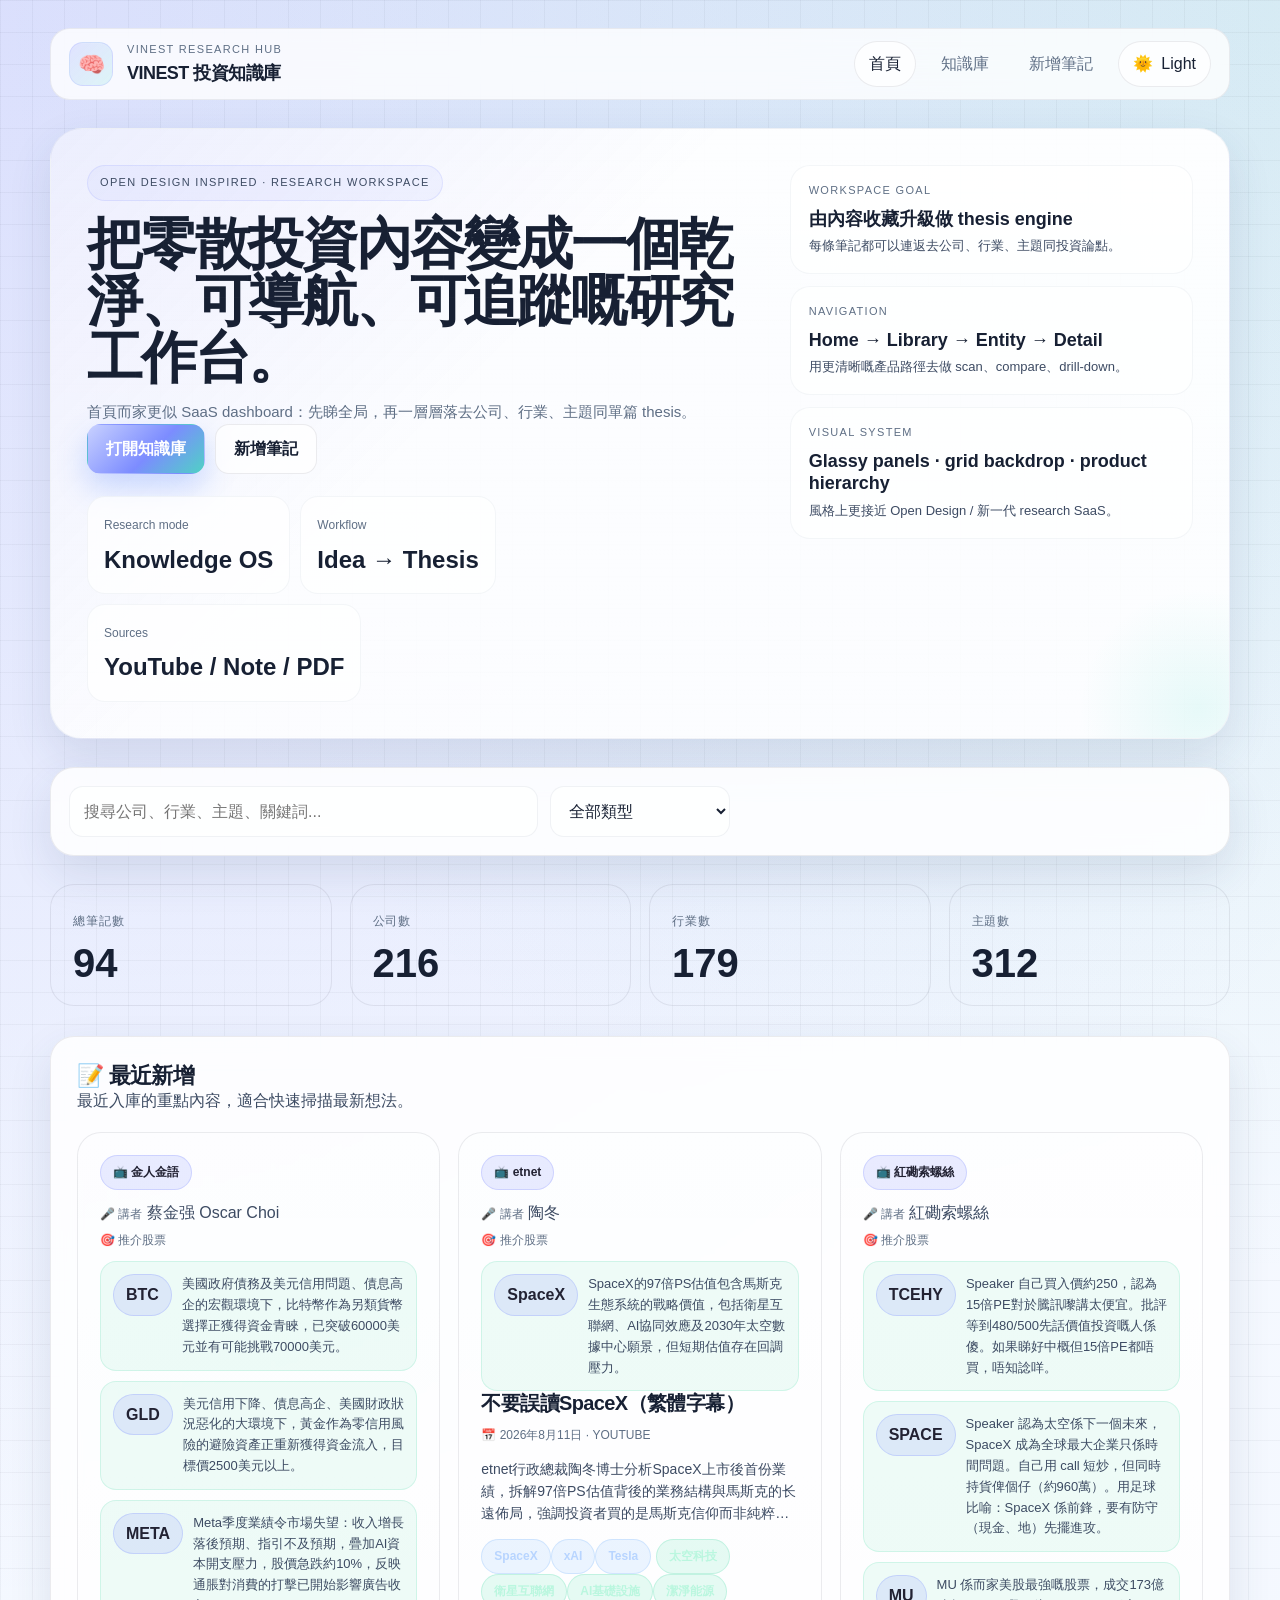
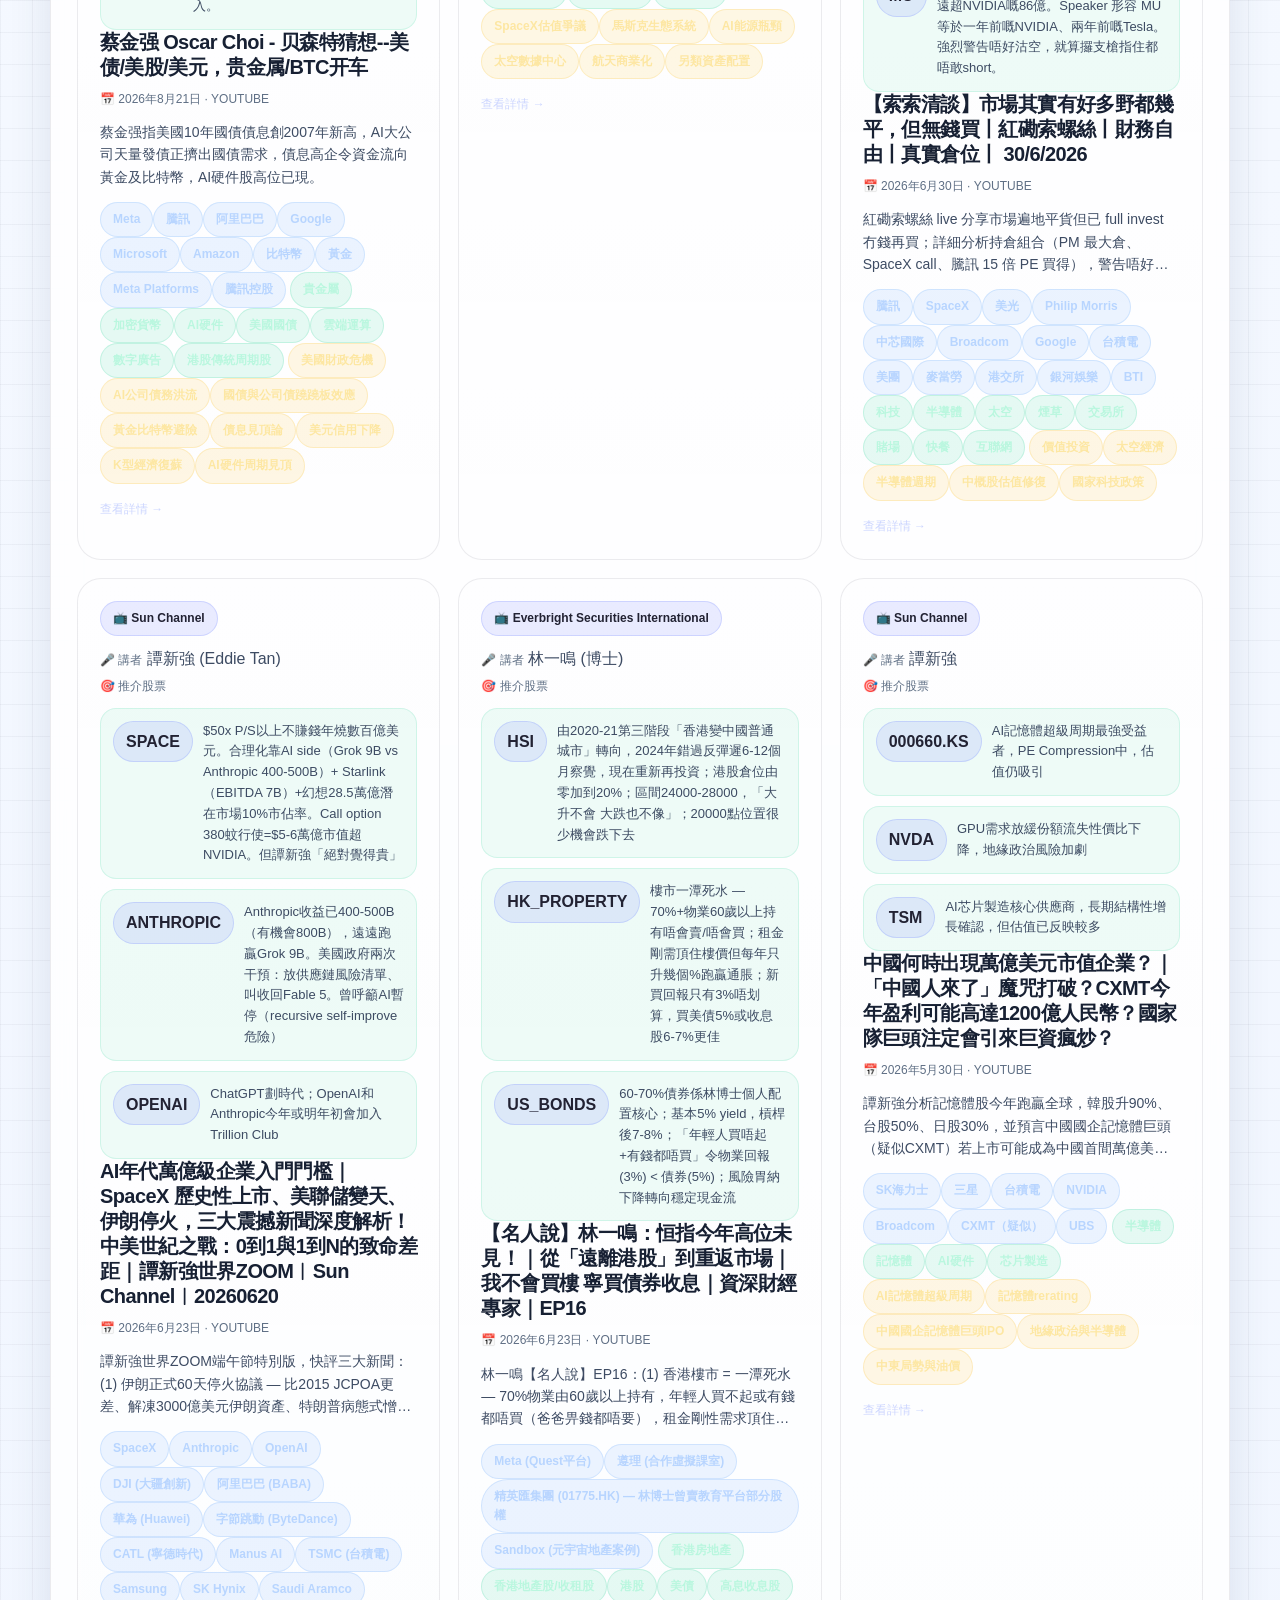
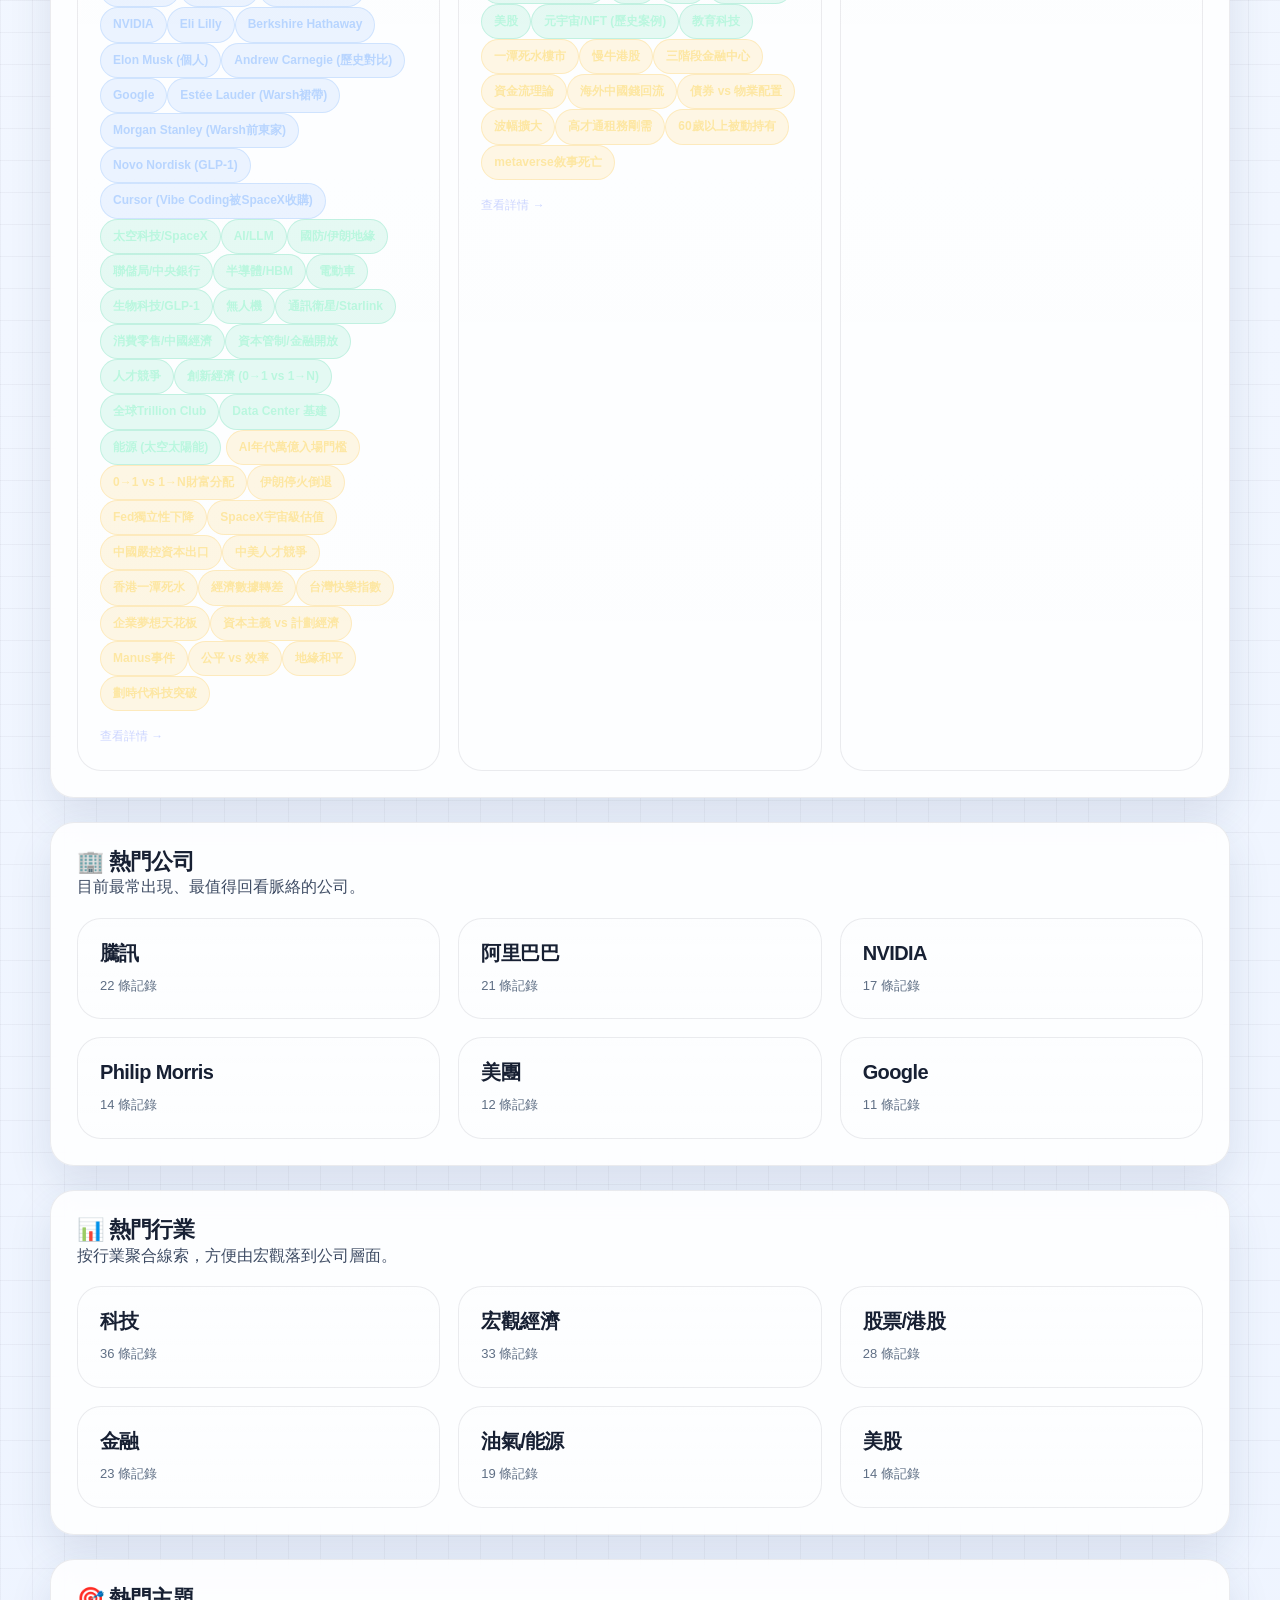
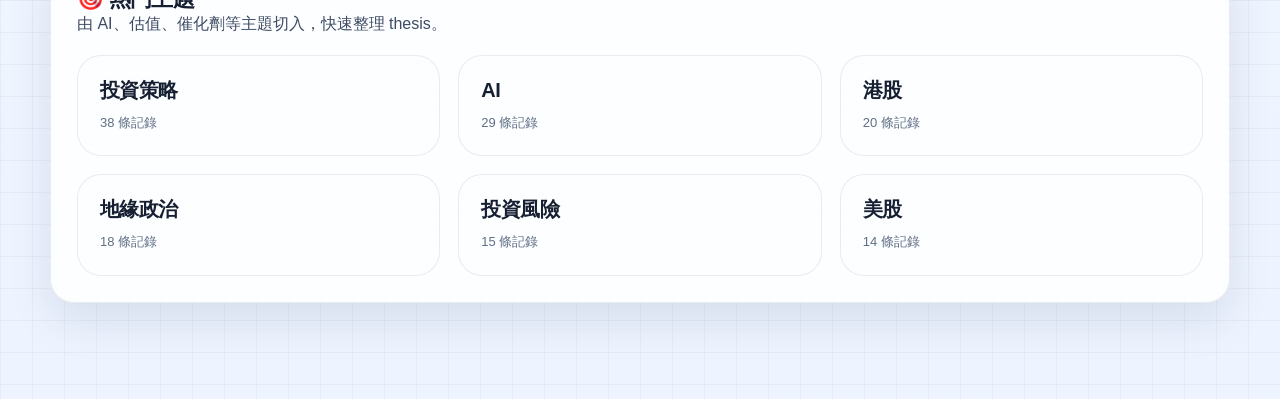
<file: index.html>
<!DOCTYPE html>
<html lang="zh-HK">
<head>
  <meta charset="UTF-8">
  <meta name="viewport" content="width=device-width, initial-scale=1.0">
  <title>VINEST YouTube 投資知識庫</title>
  <link rel="stylesheet" href="styles.css?v=31">
</head>
<body>
  <div class="container">
    <header class="site-header">
      <a href="index.html" class="brand">
        <span class="brand-mark">🧠</span>
        <span class="brand-text">
          <span>Vinest Research Hub</span>
          <strong>VINEST 投資知識庫</strong>
        </span>
      </a>
      <nav class="site-nav">
        <a href="index.html" class="active">首頁</a>
        <a href="library.html">知識庫</a>
        <a href="#" onclick="openAddModal()">新增筆記</a>
      </nav>
    </header>

    <section class="hero">
      <div class="hero-layout">
        <div>
          <div class="hero-kicker">Open Design inspired · research workspace</div>
          <h1>把零散投資內容變成一個乾淨、可導航、可追蹤嘅研究工作台。</h1>
          <p class="lead">首頁而家更似 SaaS dashboard：先睇全局，再一層層落去公司、行業、主題同單篇 thesis。</p>
          <div class="hero-actions">
            <a class="btn" href="library.html">打開知識庫</a>
            <a class="btn btn-secondary" href="#" onclick="openAddModal()">新增筆記</a>
          </div>
          <div class="hero-stats">
            <div class="hero-stat"><span>Research mode</span><strong>Knowledge OS</strong></div>
            <div class="hero-stat"><span>Workflow</span><strong>Idea → Thesis</strong></div>
            <div class="hero-stat"><span>Sources</span><strong>YouTube / Note / PDF</strong></div>
          </div>
        </div>
        <div class="hero-panels">
          <div class="hero-panel">
            <label>Workspace goal</label>
            <strong>由內容收藏升級做 thesis engine</strong>
            <p>每條筆記都可以連返去公司、行業、主題同投資論點。</p>
          </div>
          <div class="hero-panel">
            <label>Navigation</label>
            <strong>Home → Library → Entity → Detail</strong>
            <p>用更清晰嘅產品路徑去做 scan、compare、drill-down。</p>
          </div>
          <div class="hero-panel">
            <label>Visual system</label>
            <strong>Glassy panels · grid backdrop · product hierarchy</strong>
            <p>風格上更接近 Open Design / 新一代 research SaaS。</p>
          </div>
        </div>
      </div>
    </section>

    <div class="search-panel">
      <div class="search-bar">
        <input type="text" id="searchInput" placeholder="搜尋公司、行業、主題、關鍵詞..." oninput="handleSearch()">
        <select id="typeFilter" onchange="handleSearch()">
          <option value="">全部類型</option>
          <option value="youtube">YouTube</option>
          <option value="note">筆記</option>
          <option value="report">報告</option>
          <option value="pdf">PDF</option>
        </select>
      </div>
    </div>

    <div class="kpi-grid">
      <div class="kpi-card">
        <label>總筆記數</label>
        <strong id="kpiTotal">-</strong>
      </div>
      <div class="kpi-card">
        <label>公司數</label>
        <strong id="kpiCompanies">-</strong>
      </div>
      <div class="kpi-card">
        <label>行業數</label>
        <strong id="kpiSectors">-</strong>
      </div>
      <div class="kpi-card">
        <label>主題數</label>
        <strong id="kpiThemes">-</strong>
      </div>
    </div>

    <!-- Recent Entries -->
    <section class="section">
      <div class="section-head">
        <div>
          <h2>📝 最近新增</h2>
          <p class="section-copy">最近入庫的重點內容，適合快速掃描最新想法。</p>
        </div>
      </div>
      <div class="card-grid" id="recentGrid"></div>
    </section>

    <section class="section">
      <div class="section-head">
        <div>
          <h2>🏢 熱門公司</h2>
          <p class="section-copy">目前最常出現、最值得回看脈絡的公司。</p>
        </div>
      </div>
      <div class="card-grid" id="companyGrid"></div>
    </section>

    <section class="section">
      <div class="section-head">
        <div>
          <h2>📊 熱門行業</h2>
          <p class="section-copy">按行業聚合線索，方便由宏觀落到公司層面。</p>
        </div>
      </div>
      <div class="card-grid" id="sectorGrid"></div>
    </section>

    <section class="section">
      <div class="section-head">
        <div>
          <h2>🎯 熱門主題</h2>
          <p class="section-copy">由 AI、估值、催化劑等主題切入，快速整理 thesis。</p>
        </div>
      </div>
      <div class="card-grid" id="themeGrid"></div>
    </section>
  </div>

  <!-- Add Modal -->
  <div class="modal-overlay" id="addModal">
    <div class="modal">
      <h2>➕ 新增知識筆記</h2>
      <form id="addForm" onsubmit="handleAdd(event)">
        <div class="form-group">
          <label>標題 *</label>
          <input type="text" name="title" required>
        </div>
        <div class="form-group">
          <label>來源名稱</label>
          <input type="text" name="source_name" placeholder="例如：YouTube 頻道名">
        </div>
        <div class="form-group">
          <label>來源 URL</label>
          <input type="url" name="source_url" placeholder="https://...">
        </div>
        <div class="form-group">
          <label>來源類型</label>
          <select name="source_type">
            <option value="youtube">YouTube</option>
            <option value="note">筆記</option>
            <option value="report">報告</option>
            <option value="pdf">PDF</option>
          </select>
        </div>
        <div class="form-group">
          <label>日期</label>
          <input type="date" name="date" id="dateInput">
        </div>
        <div class="form-group">
          <label>簡短摘要 (140字以內)</label>
          <textarea name="summary_short" rows="2" placeholder="一句話總結核心觀點"></textarea>
        </div>
        <div class="form-group">
          <label>詳細摘要</label>
          <textarea name="summary_long" rows="4" placeholder="完整描述"></textarea>
        </div>
        <div class="form-group">
          <label>公司 (逗號分隔)</label>
          <input type="text" name="companies" placeholder="Tesla, NVIDIA">
        </div>
        <div class="form-group">
          <label>行業 (逗號分隔)</label>
          <input type="text" name="sectors" placeholder="科技, 半導體">
        </div>
        <div class="form-group">
          <label>主題 (逗號分隔)</label>
          <input type="text" name="themes" placeholder="AI, 估值">
        </div>
        <div class="form-group">
          <label>看好論點 (每行一點)</label>
          <textarea name="bull_points" rows="3" placeholder="支持投資既論點"></textarea>
        </div>
        <div class="form-group">
          <label>看淡論點 (每行一點)</label>
          <textarea name="bear_points" rows="3" placeholder="反對投資既論點"></textarea>
        </div>
        <div class="form-group">
          <label>催化劑 (每行一點)</label>
          <textarea name="catalysts" rows="2" placeholder="可能觸發股價上升既因素"></textarea>
        </div>
        <div class="form-group">
          <label>風險 (每行一點)</label>
          <textarea name="risks" rows="2" placeholder="潛在風險"></textarea>
        </div>
        <div class="form-group">
          <label>個人備註</label>
          <textarea name="notes" rows="2" placeholder="自己既睇法、跟進事項"></textarea>
        </div>
        <div class="modal-actions">
          <button type="button" class="btn btn-secondary" onclick="closeAddModal()">取消</button>
          <button type="submit" class="btn">儲存</button>
        </div>
      </form>
    </div>
  </div>

  <script src="app.v22.js?v=31"></script>
  <script>
    // Set default date
    document.getElementById('dateInput').value = new Date().toISOString().split('T')[0];

    async function init() {
      const data = await loadData();
      
      // KPI
      const counts = VINEST.getEntityCounts(data.entries);
      document.getElementById('kpiTotal').textContent = data.entries.length;
      document.getElementById('kpiCompanies').textContent = counts.companies;
      document.getElementById('kpiSectors').textContent = counts.sectors;
      document.getElementById('kpiThemes').textContent = counts.themes;

      // Recent entries
      const recent = VINEST.sortEntries(data.entries, 'date').slice(0, 6);
      document.getElementById('recentGrid').innerHTML = recent.map(e => VINEST.entryCardHTML(e)).join('');

      // Top companies
      const topCompanies = VINEST.getTopEntities(data.entries, 'companies', 6);
      document.getElementById('companyGrid').innerHTML = topCompanies.map(c => 
        VINEST.entityCardHTML(c.name, c.count, `company.html?company=${encodeURIComponent(c.name)}`)
      ).join('');

      // Top sectors
      const topSectors = VINEST.getTopEntities(data.entries, 'sectors', 6);
      document.getElementById('sectorGrid').innerHTML = topSectors.map(s => 
        VINEST.entityCardHTML(s.name, s.count, `sector.html?sector=${encodeURIComponent(s.name)}`)
      ).join('');

      // Top themes
      const topThemes = VINEST.getTopEntities(data.entries, 'themes', 6);
      document.getElementById('themeGrid').innerHTML = topThemes.map(t => 
        VINEST.entityCardHTML(t.name, t.count, `theme.html?theme=${encodeURIComponent(t.name)}`)
      ).join('');
    }

    function handleSearch() {
      const q = document.getElementById('searchInput').value;
      const type = document.getElementById('typeFilter').value;
      window.location.href = `library.html?q=${encodeURIComponent(q)}&type=${type}`;
    }

    function openAddModal() {
      document.getElementById('addModal').classList.add('active');
    }
    function closeAddModal() {
      document.getElementById('addModal').classList.remove('active');
    }

    async function handleAdd(e) {
      e.preventDefault();
      const form = e.target;
      const formData = new FormData(form);
      
      const entry = {
        id: 'ent-' + Date.now(),
        title: formData.get('title'),
        source_name: formData.get('source_name'),
        source_url: formData.get('source_url'),
        source_type: formData.get('source_type'),
        date: formData.get('date'),
        summary_short: formData.get('summary_short'),
        summary_long: formData.get('summary_long'),
        companies: formData.get('companies') ? formData.get('companies').split(',').map(s => s.trim()).filter(Boolean) : [],
        sectors: formData.get('sectors') ? formData.get('sectors').split(',').map(s => s.trim()).filter(Boolean) : [],
        themes: formData.get('themes') ? formData.get('themes').split(',').map(s => s.trim()).filter(Boolean) : [],
        bull_points: formData.get('bull_points') ? formData.get('bull_points').split('\n').map(s => s.trim()).filter(Boolean) : [],
        bear_points: formData.get('bear_points') ? formData.get('bear_points').split('\n').map(s => s.trim()).filter(Boolean) : [],
        catalysts: formData.get('catalysts') ? formData.get('catalysts').split('\n').map(s => s.trim()).filter(Boolean) : [],
        risks: formData.get('risks') ? formData.get('risks').split('\n').map(s => s.trim()).filter(Boolean) : [],
        notes: formData.get('notes'),
        created_at: new Date().toISOString(),
        updated_at: new Date().toISOString()
      };

      // Save to localStorage (MVP)
      const key = 'vinest-kb-entries';
      const existing = JSON.parse(localStorage.getItem(key) || '[]');
      existing.unshift(entry);
      localStorage.setItem(key, JSON.stringify(existing));

      closeAddModal();
      alert('已儲存！');
      init();
    }

    init();
  </script>
</body>
</html>
</file>
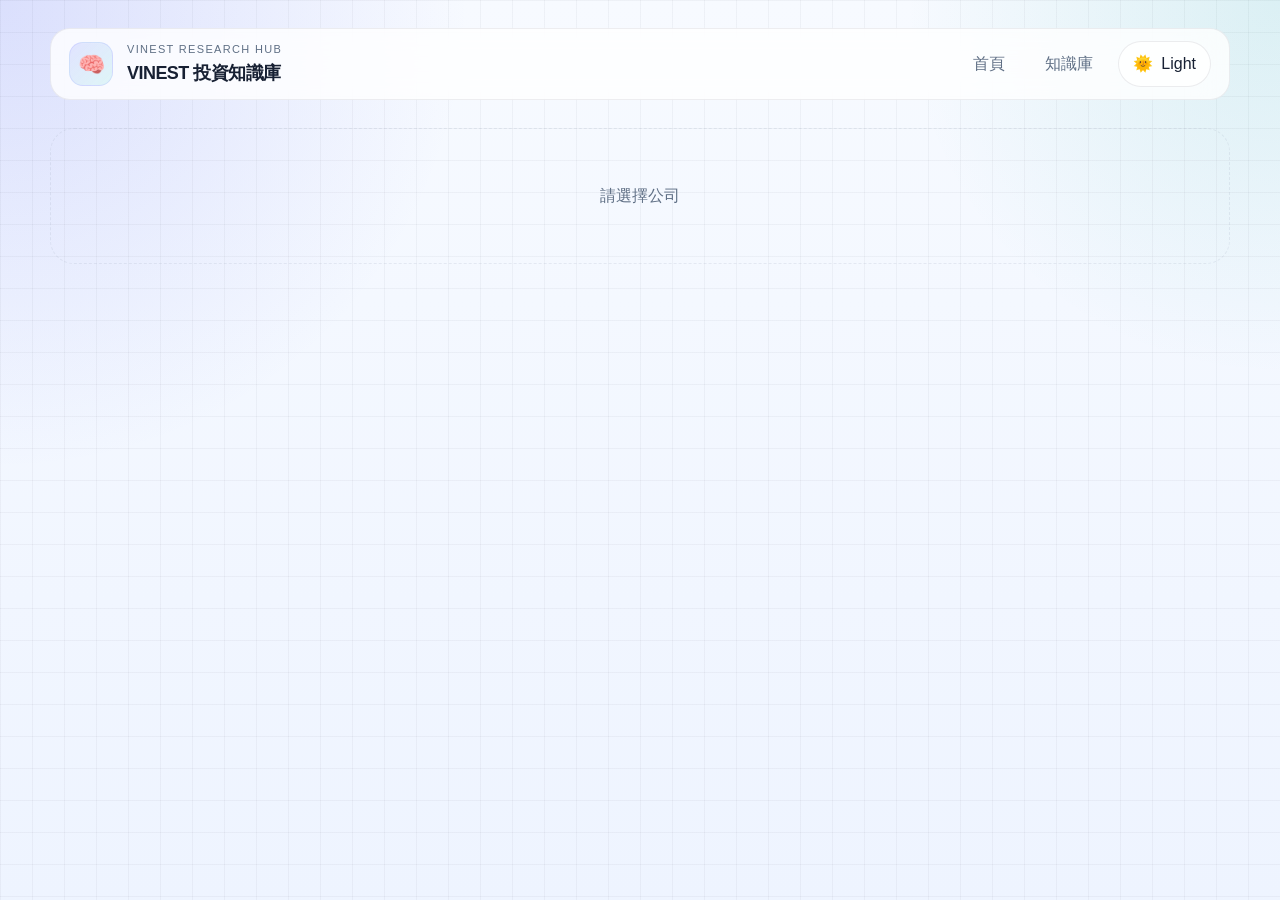
<file: company.html>
<!DOCTYPE html>
<html lang="zh-HK">
<head>
  <meta charset="UTF-8">
  <meta name="viewport" content="width=device-width, initial-scale=1.0">
  <title>公司詳情 - VINEST</title>
  <link rel="stylesheet" href="styles.css?v=31">
</head>
<body>
  <div class="container">
    <header class="site-header">
      <a href="index.html" class="brand">
        <span class="brand-mark">🧠</span>
        <span class="brand-text">
          <span>Vinest Research Hub</span>
          <strong>VINEST 投資知識庫</strong>
        </span>
      </a>
      <nav class="site-nav">
        <a href="index.html">首頁</a>
        <a href="library.html">知識庫</a>
      </nav>
    </header>

    <div id="content">
      <div class="empty-state">載入中...</div>
    </div>
  </div>

  <script src="app.v22.js?v=31"></script>
  <script>
    async function init() {
      const data = await loadData();
      const params = getParams();
      const companyName = params.company;

      if (!companyName) {
        document.getElementById('content').innerHTML = '<div class="empty-state">請選擇公司</div>';
        return;
      }

      // Find entries with this company
      const entries = data.entries.filter(e => 
        (e.companies||[]).some(c => c.toLowerCase() === companyName.toLowerCase())
      );

      if (!entries.length) {
        document.getElementById('content').innerHTML = `<div class="empty-state">暫無關於 ${esc(companyName)} 既筆記</div>`;
        return;
      }

      // Aggregate bull/bear points
      const allBull = [...new Set(entries.flatMap(e => e.bull_points || []))];
      const allBear = [...new Set(entries.flatMap(e => e.bear_points || []))];
      const allCatalysts = [...new Set(entries.flatMap(e => e.catalysts || []))];
      const allRisks = [...new Set(entries.flatMap(e => e.risks || []))];
      const allSectors = [...new Set(entries.flatMap(e => e.sectors || []))];
      const allThemes = [...new Set(entries.flatMap(e => e.themes || []))];

      // Find related companies
      const relatedCompanies = [...new Set(
        entries.flatMap(e => e.companies || []).filter(c => c.toLowerCase() !== companyName.toLowerCase())
      )];

      document.getElementById('content').innerHTML = `
        <div class="detail-header">
          <div class="hero-kicker">Company dossier</div>
          <h1>🏢 ${esc(companyName)}</h1>
          <div class="meta">
            <span class="detail-badge primary">📊 ${entries.length} 條相關筆記</span>
            <span class="detail-badge">📅 最新：${formatDate(entries[0].date)}</span>
          </div>
        </div>

        <div class="detail-section">
          <h3>🏷️ 相關行業</h3>
          <div class="tags-display">
            ${allSectors.map(s => `<span class="tag sector" onclick="window.location.href='sector.html?sector=${encodeURIComponent(s)}'">${esc(s)}</span>`).join('')}
          </div>
        </div>

        <div class="detail-section">
          <h3>🎯 相關主題</h3>
          <div class="tags-display">
            ${allThemes.map(t => `<span class="tag theme" onclick="window.location.href='theme.html?theme=${encodeURIComponent(t)}'">${esc(t)}</span>`).join('')}
          </div>
        </div>

        <div class="points-grid">
          ${allBull.length ? `
          <div class="point-card bull">
            <h4>✅ 看好論點 (${allBull.length})</h4>
            <ul>${allBull.map(p => `<li>${esc(p)}</li>`).join('')}</ul>
          </div>
          ` : ''}
          ${allBear.length ? `
          <div class="point-card bear">
            <h4>❌ 看淡論點 (${allBear.length})</h4>
            <ul>${allBear.map(p => `<li>${esc(p)}</li>`).join('')}</ul>
          </div>
          ` : ''}
          ${allCatalysts.length ? `
          <div class="point-card catalyst">
            <h4>🚀 催化劑 (${allCatalysts.length})</h4>
            <ul>${allCatalysts.map(p => `<li>${esc(p)}</li>`).join('')}</ul>
          </div>
          ` : ''}
          ${allRisks.length ? `
          <div class="point-card risk">
            <h4>⚠️ 風險 (${allRisks.length})</h4>
            <ul>${allRisks.map(p => `<li>${esc(p)}</li>`).join('')}</ul>
          </div>
          ` : ''}
        </div>

        ${relatedCompanies.length ? `
        <div class="detail-section">
          <h3>🔗 相關公司</h3>
          <div class="tags-display">
            ${relatedCompanies.map(c => `<span class="tag company" onclick="window.location.href='company.html?company=${encodeURIComponent(c)}'">${esc(c)}</span>`).join('')}
          </div>
        </div>
        ` : ''}

        <div class="related-section">
          <h3>📝 相關筆記 (${entries.length})</h3>
          <div class="card-grid">
            ${entries.map(e => VINEST.entryCardHTML(e)).join('')}
          </div>
        </div>
      `;
    }

    init();
  </script>
</body>
</html>
</file>
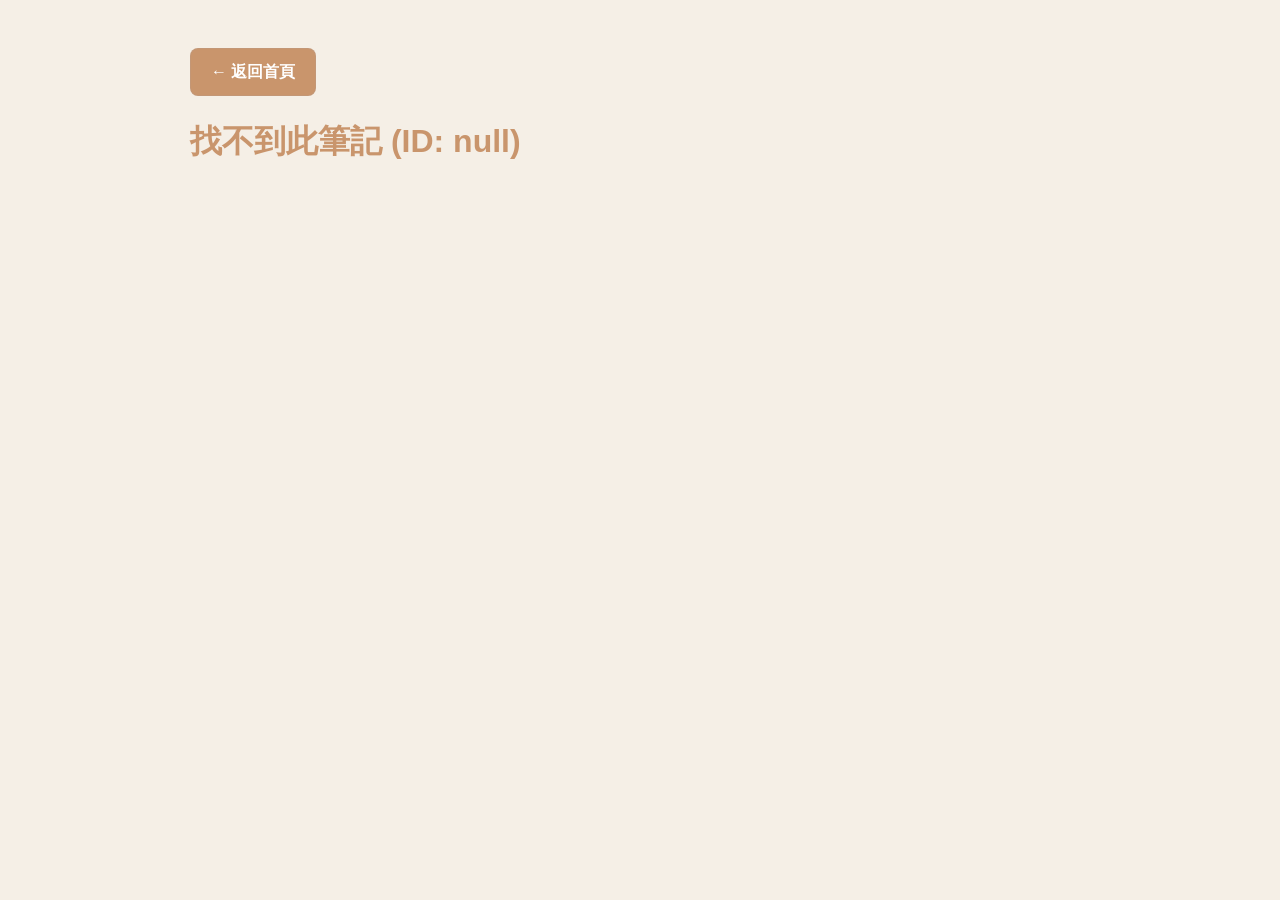
<file: detail.html>
<!DOCTYPE html>
<html lang="zh-HK">
<head>
  <meta charset="UTF-8">
  <meta name="viewport" content="width=device-width, initial-scale=1.0">
  <title>知識筆記詳情 - VINEST</title>
  <link rel="preconnect" href="https://fonts.googleapis.com">
  <link rel="preconnect" href="https://fonts.gstatic.com" crossorigin>
  <link href="https://fonts.googleapis.com/css2?family=Playfair+Display:wght@400;600;700&display=swap" rel="stylesheet">
  <link rel="stylesheet" href="styles.css?v=23">
  <style>
    body { background: #F5EFE6; color: #1C1814; padding: 20px; }
    .container { max-width: 900px; margin: 0 auto; }
    h1 { color: #C9956C; }
    .meta { color: #9A8A76; margin: 10px 0; }
    .section { background: #EBE3D5; border: 1px solid #4A3F35; border-radius: 12px; padding: 20px; margin: 15px 0; }
    .section h2 { color: #C9956C; margin-top: 0; font-size: 18px; border-bottom: 1px solid #4A3F35; padding-bottom: 8px; }
    .section h3 { color: #9A8A76; margin: 12px 0 6px; font-size: 15px; }
    .stock-tag { display: inline-block; padding: 6px 12px; background: #5A8A5E; color: white; border-radius: 6px; margin: 4px; font-weight: 600; }
    .stock-reason { display: block; font-size: 12px; color: #9A8A76; margin-top: 4px; }
    a { color: #C9956C; }
    .back { display: inline-block; padding: 10px 20px; background: #C9956C; color: white; text-decoration: none; border-radius: 8px; margin-bottom: 20px; }
    ul { padding-left: 20px; line-height: 1.8; }
    li { margin: 4px 0; }
    .loading { text-align: center; padding: 40px; color: #9A8A76; }
    .tag { display: inline-block; padding: 3px 8px; background: #3A3028; border: 1px solid #4A3F35; border-radius: 4px; margin: 2px; font-size: 12px; }
    .tag-bull { border-color: #5A8A5E; color: #5A8A5E; }
    .tag-bear { border-color: #A0524A; color: #A0524A; }
    .tag-cc { border-color: #B8863A; color: #B8863A; }
    .thesis-box { background: #EBE3D5; border-left: 3px solid #C9956C; padding: 12px 16px; margin: 8px 0; border-radius: 0 8px 8px 0; }
    .thesis-box h4 { color: #9A8A76; margin: 0 0 8px; font-size: 14px; }
    .thesis-box p { margin: 0; color: #1C1814; font-size: 14px; line-height: 1.6; }
    .logic-chain { background: #EBE3D5; border: 1px solid #4A3F35; border-radius: 10px; padding: 14px; margin: 12px 0; }
    .logic-chain .topic { color: #B8863A; font-weight: 600; font-size: 15px; margin-bottom: 8px; }
    .logic-chain .chain { padding-left: 16px; border-left: 2px solid #4A3F35; margin: 8px 0; }
    .logic-chain .chain p { margin: 4px 0; font-size: 13px; color: #1C1814; }
    .logic-chain .premises { color: #9A8A76; font-size: 12px; padding-left: 16px; }
    .logic-chain .conclusion { color: #F0E8DC; font-size: 13px; margin-top: 8px; padding: 8px; background: #3A3028; border-radius: 6px; }
    .logic-chain .action { color: #5A8A5E; font-size: 13px; margin-top: 6px; }
    .logic-chain .expiry { color: #A0524A; font-size: 12px; margin-top: 4px; }
    .cross-ref { background: #EBE3D5; border: 1px solid #4A3F35; border-radius: 10px; padding: 14px; margin: 12px 0; }
    .cross-ref .topic { color: #B8863A; font-weight: 600; margin-bottom: 10px; }
.cross-ref .source { padding: 8px 12px; margin: 6px 0; background: #3A3028; border-radius: 6px; color: #F0E8DC; }
    .cross-ref .source-name { color: #D4AA84; font-weight: 600; }
    .cross-ref .winner { color: #5A8A5E; font-size: 13px; margin-top: 8px; padding: 6px 10px; background: #EBE3D5; border-radius: 4px; }
    .portfolio-app { background: #EBE3D5; border: 2px solid #C9956C; border-radius: 12px; padding: 20px; margin: 15px 0; }
    .portfolio-app h2 { color: #C9956C; margin-top: 0; }
    .portfolio-row { display: flex; padding: 8px 0; border-bottom: 1px solid #4A3F35; }
    .portfolio-row:last-child { border-bottom: none; }
    .portfolio-label { color: #9A8A76; width: 160px; flex-shrink: 0; }
    .portfolio-value { color: #1C1814; }
    .core-thesis-grid { display: grid; grid-template-columns: 1fr 1fr; gap: 10px; margin: 10px 0; }
    .core-thesis-item { background: #EBE3D5; border-radius: 8px; padding: 10px 12px; }
    .core-thesis-item .key { color: #9A8A76; font-size: 11px; text-transform: uppercase; margin-bottom: 4px; }
    .core-thesis-item .val { color: #1C1814; font-size: 13px; }
    .bull-bear-grid { display: grid; grid-template-columns: 1fr 1fr; gap: 12px; margin: 10px 0; }
    .bull-section { border-left: 3px solid #5A8A5E; }
    .bear-section { border-left: 3px solid #A0524A; }
    .case-item { background: #EBE3D5; border-radius: 8px; padding: 10px 12px; margin: 6px 0; }
    .case-item .thesis { color: #1C1814; font-size: 13px; margin-bottom: 4px; }
    .case-item .meta { color: #9A8A76; font-size: 11px; }
    .catalyst-list, .risk-list { padding-left: 20px; }
    .catalyst-list li, .risk-list li { margin: 4px 0; font-size: 14px; }
    .positive-cat { color: #5A8A5E; }
    .negative-cat { color: #A0524A; }
  </style>
</head>
<body>
  <div class="container">
    <a href="index.html" class="back">← 返回首頁</a>
    <div id="content"><div class="loading">載入中...</div></div>
  </div>
  <script>
    function esc(s) {
      if (!s && s !== 0) return '';
      return String(s).replace(/[&<>"]/g, c => ({'&':'&amp;','<':'&lt;','>':'&gt;','"':'&quot;'}[c]));
    }
    function isArray(o) { return Array.isArray(o); }
    function isObject(o) { return o && typeof o === 'object' && !Array.isArray(o); }

    async function init() {
      try {
        const resp = await fetch('entries.json?v=1782733000');
        const data = await resp.json();
        const entries = data.entries;
        const params = new URLSearchParams(window.location.search);
        const id = params.get('id');
        const entry = entries.find(e => e.id === id);

        if (!entry) {
          document.getElementById('content').innerHTML = '<h1>找不到此筆記 (ID: ' + id + ')</h1>';
          return;
        }

        let html = '';

        // Header
        html += '<h1>' + esc(entry.title) + '</h1>';
        html += '<div class="meta">📅 ' + esc(entry.date || '-') + ' | 📺 ' + esc(entry.source_name || '-');
        if (entry.speaker) html += ' | 🎤 ' + esc(entry.speaker);
        html += '</div>';

        // Tags
        if (entry.companies?.length || entry.sectors?.length || entry.themes?.length) {
          let tagsHtml = '';
          (entry.companies||[]).forEach(t => tagsHtml += '<span class="tag">' + esc(t) + '</span>');
          (entry.sectors||[]).forEach(t => tagsHtml += '<span class="tag" style="border-color:#C9956C;color:#C9956C">' + esc(t) + '</span>');
          (entry.themes||[]).forEach(t => tagsHtml += '<span class="tag" style="border-color:#B8863A;color:#B8863A">' + esc(t) + '</span>');
          html += '<div style="margin:10px 0">' + tagsHtml + '</div>';
        }

        // ================================================================
        // CORE THESIS (new v2 field)
        // ================================================================
        if (isObject(entry.core_thesis)) {
          const ct = entry.core_thesis;
          html += '<div class="section"><h2>📊 核心論點</h2>';
          html += '<div class="core-thesis-grid">';
          for (const [k, v] of Object.entries(ct)) {
            if (v) html += '<div class="core-thesis-item"><div class="key">' + esc(k) + '</div><div class="val">' + esc(v) + '</div></div>';
          }
          html += '</div></div>';
        }

        // ================================================================
        // SUMMARY
        // ================================================================
        if (entry.summary_short) html += '<div class="section"><h2>📝 簡介</h2><p style="font-size:15px;color:#1C1814">' + esc(entry.summary_short) + '</p></div>';
        if (entry.summary_long) html += '<div class="section"><h2>📚 詳細摘要</h2><div style="line-height:1.8;color:#1C1814;margin:10px 0;font-size:14px">' + esc(entry.summary_long) + '</div></div>';

        // ================================================================
        // STOCK RECOMMENDATIONS (RICH VERSION)
        // ================================================================
        if (isArray(entry.stock_recommendations) && entry.stock_recommendations.length) {
          html += '<div class="section"><h2>🎯 股票推介</h2>';

          for (const s of entry.stock_recommendations) {
            const dir = s.direction || '';
            const dirColor = dir === 'long' ? '#5A8A5E' : dir === 'short' ? '#A0524A' : '#B8863A';
            const dirLabel = dir === 'long' ? '🟢 做多' : dir === 'short' ? '🔴 做淡' : dir === 'hold' || dir === 'neutral' ? '🟡 觀望' : '⚪ 中性';

            html += '<div style="margin:16px 0;padding:16px;background:#EBE3D5;border-radius:12px;border:1px solid #4A3F35">';

            // Header row: ticker + direction badge
            html += '<div style="display:flex;align-items:center;gap:12px;margin-bottom:10px">';
            html += '<span style="font-size:20px;font-weight:700;color:#1C1814">' + esc(s.ticker || s.name || '') + '</span>';
            html += '<span style="padding:4px 12px;background:' + dirColor + ';color:white;border-radius:6px;font-size:13px;font-weight:600">' + dirLabel + '</span>';
            if (s.name && s.name !== s.ticker) html += '<span style="color:#9A8A76;font-size:14px">' + esc(s.name) + '</span>';
            html += '</div>';

            // 📌 投資論點
            if (s['投資論點'] || s.thesis) {
              html += '<div style="margin:10px 0;padding:10px 14px;background:#EBE3D5;border-radius:8px;border-left:3px solid ' + dirColor + '">';
              html += '<div style="color:#9A8A76;font-size:11px;margin-bottom:4px">📌 投資論點</div>';
              html += '<div style="color:#1C1814;font-size:14px;line-height:1.6">' + esc(s['投資論點'] || s.thesis) + '</div>';
              html += '</div>';
            }

            // 📣 講者論點
            if (s['講者論點'] || s.speaker_rationale || s.rationale) {
              html += '<div style="margin:8px 0;color:#1C1814;font-size:13px;line-height:1.6">';
              html += '<span style="color:#C9956C;font-weight:600">📣 講者論點：</span>' + esc(s['講者論點'] || s.speaker_rationale || s.rationale);
              html += '</div>';
            }

            // 📝 補充 note
            if (s.note) {
              html += '<div style="margin:8px 0;padding:10px 14px;background:#EBE3D5;border-radius:8px;color:#1C1814;font-size:13px;line-height:1.6">';
              html += '<span style="color:#9A8A76;font-weight:600">📝 補充：</span>' + esc(s.note);
              html += '</div>';
            }

            // ❝ 語錄
            if (s['語錄'] || s.speaker_quote) {
              html += '<div style="margin:8px 0;padding:10px 14px;background:#EBE3D5;border-radius:8px;font-style:italic;color:#B8863A;font-size:13px">';
              html += '' + esc(s['語錄'] || s.speaker_quote) + ' ❞';
              html += '</div>';
            }

            // Metrics row: 上限/下限/入市時機
            const metrics = [];
            if (s['上限'] || s.upside || s.upside_pct) metrics.push('<span style="color:#5A8A5E">↑ ' + esc(s['上限'] || s.upside || s.upside_pct) + '</span>');
            if (s['下限'] || s.downside || s.downside_pct) metrics.push('<span style="color:#A0524A">↓ ' + esc(s['下限'] || s.downside || s.downside_pct) + '</span>');
            if (s['入市時機'] || s.entry_timing) metrics.push('<span style="color:#B8863A">⏱ ' + esc(s['入市時機'] || s.entry_timing) + '</span>');
            if (metrics.length) {
              html += '<div style="margin:10px 0;display:flex;gap:16px;flex-wrap:wrap">' + metrics.join('') + '</div>';
            }

            // Thesis status badge
            const statusColor = s.thesis_status === 'active' ? '#5A8A5E' : s.thesis_status === 'monitoring' ? '#B8863A' : s.thesis_status === 'proved' ? '#C9956C' : '#9A8A76';
            if (s.thesis_status) {
              html += '<div style="margin:8px 0">';
              html += '<span style="display:inline-block;padding:3px 10px;background:' + statusColor + '22;border:1px solid ' + statusColor + ';color:' + statusColor + ';border-radius:20px;font-size:11px">';
              html += 'Thesis Status: ' + esc(s.thesis_status.toUpperCase());
              html += '</span>';
              html += '</div>';
            }

            // 🔄 重評條件
            if (s['重評條件'] || s.catalyst_for_reassessment) {
              html += '<div style="margin:8px 0;padding:8px 12px;background:#3A3028;border-radius:6px;font-size:12px;color:#F0E8DC">';
              html += '🔄 重評條件：' + esc(s['重評條件'] || s.catalyst_for_reassessment);
              html += '</div>';
            }

            html += '</div>';
          }
          html += '</div>';
        }

        // ================================================================
        // INVESTMENT MINDSET (v2: object with distinctions/process/philosophy)
        // ================================================================
        if (isObject(entry.investment_mindset)) {
          const im = entry.investment_mindset;
          html += '<div class="section"><h2>💡 投資心法</h2>';
          if (im.philosophy) html += '<div class="thesis-box"><h4>🎯 投資哲學</h4><p>' + esc(im.philosophy) + '</p></div>';
          if (isArray(im.distinctions) && im.distinctions.length) {
            html += '<h3>🔍 關鍵分辨</h3><ul>';
            im.distinctions.forEach(d => html += '<li>' + esc(d) + '</li>');
            html += '</ul>';
          }
          if (isArray(im.process) && im.process.length) {
            html += '<h3>⚙️ 操作流程</h3><ul>';
            im.process.forEach(p => html += '<li>' + esc(p) + '</li>');
            html += '</ul>';
          }
          html += '</div>';
        } else if (isArray(entry.investment_mindset) && entry.investment_mindset.length) {
          // Legacy: flat array
          html += '<div class="section"><h2>💡 投資心法</h2><ul>';
          entry.investment_mindset.forEach(p => html += '<li>' + esc(p) + '</li>');
          html += '</ul></div>';
        }

        // ================================================================
        // PERSONAL INSIGHTS (v2: personal_insights, legacy: insights)
        // ================================================================
        const insights = entry.personal_insights || entry.insights;
        if (isArray(insights) && insights.length) {
          html += '<div class="section"><h2>💎 心得體會</h2><ul>';
          insights.forEach(i => html += '<li>' + esc(i) + '</li>');
          html += '</ul></div>';
        }

        // ================================================================
        // KEY POINTS (legacy field)
        // ================================================================
        if (isArray(entry.key_points) && entry.key_points.length) {
          html += '<div class="section"><h2>📌 關鍵論點</h2><ul>';
          entry.key_points.forEach(p => html += '<li>' + esc(p) + '</li>');
          html += '</ul></div>';
        }

        // ================================================================
        // BULL / BEAR CASES — handles both legacy (array of strings) and v2 (object with thesis/trigger/講者論點)
        // ================================================================
        const hasBullCases = isObject(entry.bull_cases) && Object.keys(entry.bull_cases).length;
        const hasBearCases = isObject(entry.bear_cases) && Object.keys(entry.bear_cases).length;
        if (hasBullCases || hasBearCases) {
          html += '<div class="section"><h2>📈 看好 vs 看淡</h2>';
          html += '<div class="bull-bear-grid">';

          // ── BULL CASES ──
          if (hasBullCases) {
            html += '<div class="bull-section" style="padding:10px;flex:1">';
            html += '<h3 style="color:#5A8A5E;margin-bottom:12px">✅ 看好</h3>';
            for (const [topic, caseData] of Object.entries(entry.bull_cases)) {
              if (!caseData) continue;
              const isArrayFmt = isArray(caseData);
              const thesis    = isArrayFmt ? null : caseData.thesis;
              const trigger   = isArrayFmt ? null : caseData.trigger;
              const rationale = isArrayFmt ? null : caseData.講者論點;
              const points    = isArrayFmt ? caseData : (caseData.points || []);

              html += '<div style="margin-bottom:16px;padding:12px;background:#EBE3D5;border-radius:8px;border-left:3px solid #5A8A5E">';

              // Topic header
              html += '<div style="font-weight:700;color:#5A8A5E;font-size:14px;margin-bottom:6px">📌 ' + esc(topic) + '</div>';

              // Thesis (if v2 format)
              if (thesis) {
                html += '<div style="margin:6px 0;padding:8px 10px;background:#3A3028;border-radius:6px;font-size:13px;color:#F0E8DC;line-height:1.5">';
                html += '<span style="color:#5A8A5E;font-weight:600">論點：</span>' + esc(thesis) + '</div>';
              }

              // 講者論點 (speaker rationale — v2)
              if (rationale) {
                html += '<div style="margin:6px 0;color:#1C1814;font-size:12px;line-height:1.5">';
                html += '<span style="color:#C9956C;font-weight:600">📣 講者論點：</span>' + esc(rationale) + '</div>';
              }

              // Trigger (if v2)
              if (trigger) {
                html += '<div style="margin:4px 0;font-size:12px;color:#B8863A">⏱ 觸發條件：' + esc(trigger) + '</div>';
              }

              // Legacy / fallback bullet points
              if (points.length) {
                html += '<ul style="margin:6px 0 0 0;padding-left:16px;font-size:12px;color:#9A8A76;line-height:1.7">';
                points.forEach(p => {
                  if (!p) return;
                  const text = (typeof p === 'object' && p !== null) ? (p.item || p.text || JSON.stringify(p)) : String(p);
                  html += '<li>' + esc(text) + '</li>';
                });
                html += '</ul>';
              }

              // Key stocks (if v2)
              if (!isArrayFmt && caseData.key_stocks) {
                html += '<div style="margin:4px 0;font-size:12px;color:#5A8A5E">📊 相關股票：' + esc(caseData.key_stocks) + '</div>';
              }

              html += '</div>';
            }
            html += '</div>';
          }

          // ── BEAR CASES ──
          if (hasBearCases) {
            html += '<div class="bear-section" style="padding:10px;flex:1">';
            html += '<h3 style="color:#A0524A;margin-bottom:12px">❌ 看淡</h3>';
            for (const [topic, caseData] of Object.entries(entry.bear_cases)) {
              if (!caseData) continue;
              const isArrayFmt = isArray(caseData);
              const thesis    = isArrayFmt ? null : caseData.thesis;
              const trigger   = isArrayFmt ? null : caseData.trigger;
              const rationale = isArrayFmt ? null : caseData.講者論點;
              const points    = isArrayFmt ? caseData : (caseData.points || []);

              html += '<div style="margin-bottom:16px;padding:12px;background:#EBE3D5;border-radius:8px;border-left:3px solid #A0524A">';

              // Topic header
              html += '<div style="font-weight:700;color:#A0524A;font-size:14px;margin-bottom:6px">📌 ' + esc(topic) + '</div>';

              // Thesis (if v2 format)
              if (thesis) {
                html += '<div style="margin:6px 0;padding:8px 10px;background:#3A3028;border-radius:6px;font-size:13px;color:#F0E8DC;line-height:1.5">';
                html += '<span style="color:#A0524A;font-weight:600">論點：</span>' + esc(thesis) + '</div>';
              }

              // 講者論點 (speaker rationale — v2)
              if (rationale) {
                html += '<div style="margin:6px 0;color:#1C1814;font-size:12px;line-height:1.5">';
                html += '<span style="color:#C9956C;font-weight:600">📣 講者論點：</span>' + esc(rationale) + '</div>';
              }

              // Trigger / 重評條件 (if v2)
              if (trigger) {
                html += '<div style="margin:4px 0;font-size:12px;color:#B8863A">⏱ 觸發條件：' + esc(trigger) + '</div>';
              }

              // Legacy / fallback bullet points
              if (points.length) {
                html += '<ul style="margin:6px 0 0 0;padding-left:16px;font-size:12px;color:#9A8A76;line-height:1.7">';
                points.forEach(p => {
                  if (!p) return;
                  const text = (typeof p === 'object' && p !== null) ? (p.item || p.text || JSON.stringify(p)) : String(p);
                  html += '<li>' + esc(text) + '</li>';
                });
                html += '</ul>';
              }

              // trigger_for_reassessment (legacy v2)
              if (!isArrayFmt && caseData.trigger_for_reassessment) {
                html += '<div style="margin:4px 0;font-size:12px;color:#A0524A">🔄 重評條件：' + esc(caseData.trigger_for_reassessment) + '</div>';
              }

              html += '</div>';
            }
            html += '</div>';
          }

          html += '</div></div>';
        }

        // Legacy bull_points / bear_points (flat arrays — pre-v2)
        if (!hasBullCases && isArray(entry.bull_points) && entry.bull_points.length) {
          html += '<div class="section"><h2>✅ 看好論點</h2><ul>';
          entry.bull_points.forEach(p => html += '<li>' + esc(p) + '</li>');
          html += '</ul></div>';
        }
        if (!hasBearCases && isArray(entry.bear_points) && entry.bear_points.length) {
          html += '<div class="section"><h2>❌ 看淡論點</h2><ul>';
          entry.bear_points.forEach(p => html += '<li>' + esc(p) + '</li>');
          html += '</ul></div>';
        }

        // ================================================================
        // CATALYSTS (v2: {positive:[], negative:[]})
        // ================================================================
        if (isObject(entry.catalysts)) {
          const pos = entry.catalysts.positive || [];
          const neg = entry.catalysts.negative || [];
          if (pos.length || neg.length) {
            html += '<div class="section"><h2>🚀 催化劑</h2>';
            if (pos.length) {
              html += '<h3 class="positive-cat">🟢 正面催化劑</h3><ul class="catalyst-list">';
              pos.forEach(c => html += '<li class="positive-cat">' + esc(c) + '</li>');
              html += '</ul>';
            }
            if (neg.length) {
              html += '<h3 class="negative-cat">🔴 負面催化劑</h3><ul class="catalyst-list">';
              neg.forEach(c => html += '<li class="negative-cat">' + esc(c) + '</li>');
              html += '</ul>';
            }
            html += '</div>';
          }
        } else if (isArray(entry.catalysts) && entry.catalysts.length) {
          // Legacy flat array
          html += '<div class="section"><h2>🚀 催化劑</h2><ul>';
          entry.catalysts.forEach(c => html += '<li>' + esc(c) + '</li>');
          html += '</ul></div>';
        }

        // ================================================================
        // RISKS (v2: {market:[], thematic:[], liquidity:[]})
        // ================================================================
        if (isObject(entry.risks)) {
          const market = entry.risks.market || [];
          const thematic = entry.risks.thematic || [];
          const liquidity = entry.risks.liquidity || [];
          if (market.length || thematic.length || liquidity.length) {
            html += '<div class="section"><h2>⚠️ 風險</h2>';
            if (market.length) {
              html += '<h3 style="color:#B8863A">📊 市場風險</h3><ul class="risk-list">';
              market.forEach(r => html += '<li>' + esc(r) + '</li>');
              html += '</ul>';
            }
            if (thematic.length) {
              html += '<h3 style="color:#A0524A">🎯 主題風險</h3><ul class="risk-list">';
              thematic.forEach(r => html += '<li>' + esc(r) + '</li>');
              html += '</ul>';
            }
            if (liquidity.length) {
              html += '<h3 style="color:#C9956C">💧 流動性風險</h3><ul class="risk-list">';
              liquidity.forEach(r => html += '<li>' + esc(r) + '</li>');
              html += '</ul>';
            }
            html += '</div>';
          }
        } else if (isArray(entry.risks) && entry.risks.length) {
          // Legacy flat array
          html += '<div class="section"><h2>⚠️ 風險</h2><ul>';
          entry.risks.forEach(r => html += '<li>' + esc(r) + '</li>');
          html += '</ul></div>';
        }

        // ================================================================
        // LOGIC CHAINS (v2)
        // ================================================================
        if (isArray(entry.logic_chains) && entry.logic_chains.length) {
          html += '<div class="section"><h2>🧠 邏輯鏈</h2>';
          for (const lc of entry.logic_chains) {
            html += '<div class="logic-chain">';
            html += '<div class="topic">📌 ' + esc(lc.topic || '') + '</div>';

            if (isArray(lc.premise_facts) && lc.premise_facts.length) {
              html += '<div class="premises"><strong>前提事實：</strong>';
              lc.premise_facts.forEach(p => html += '<div>• ' + esc(p) + '</div>');
              html += '</div>';
            }

            if (lc.reasoning_chain) {
              html += '<div class="chain"><p><strong>推理鏈：</strong>' + esc(lc.reasoning_chain) + '</p></div>';
            }

            if (lc.speaker_conclusion) {
              html += '<div class="conclusion">📣 結論：' + esc(lc.speaker_conclusion) + '</div>';
            }

            const conf = lc.confidence || '';
            const confColor = conf === 'high' ? '#5A8A5E' : conf === 'medium' ? '#B8863A' : conf === 'low' ? '#A0524A' : '#9A8A76';
            if (conf) html += '<div style="margin-top:8px;font-size:12px;color:' + confColor + '">信心度：' + esc(conf) + '</div>';

            if (lc.expiry_condition) html += '<div class="expiry">⚠️ 失效條件：' + esc(lc.expiry_condition) + '</div>';
            if (lc.action) html += '<div class="action">🎯 操作：' + esc(lc.action) + '</div>';

            html += '</div>';
          }
          html += '</div>';
        }

        // ================================================================
        // CROSS REFERENCES (v2)
        // ================================================================
        if (isArray(entry.cross_references) && entry.cross_references.length) {
          html += '<div class="section"><h2>🔄 交叉對比</h2>';
          for (const cr of entry.cross_references) {
            html += '<div class="cross-ref">';
            html += '<div class="topic">📌 ' + esc(cr.topic || '') + '</div>';

            if (cr.source_a) {
              html += '<div class="source">';
              html += '<span class="source-name">A：' + esc(cr.source_a.name || '') + '</span>';
              if (cr.source_a.view) html += '<div style="color:#F0E8DC;font-size:13px;margin-top:4px">' + esc(cr.source_a.view) + '</div>';
              if (cr.source_a.premise) html += '<div style="color:#B8A898;font-size:12px;margin-top:4px">前提：' + esc(cr.source_a.premise) + '</div>';
              html += '</div>';
            }

            if (cr.source_b) {
              html += '<div class="source">';
              html += '<span class="source-name">B：' + esc(cr.source_b.name || '') + '</span>';
              if (cr.source_b.view) html += '<div style="color:#F0E8DC;font-size:13px;margin-top:4px">' + esc(cr.source_b.view) + '</div>';
              if (cr.source_b.premise) html += '<div style="color:#B8A898;font-size:12px;margin-top:4px">前提：' + esc(cr.source_b.premise) + '</div>';
              html += '</div>';
            }

            if (cr.who_wins_when) html += '<div class="winner">🏆 邊個啱：' + esc(cr.who_wins_when) + '</div>';
            if (cr.key_insight) html += '<div style="margin-top:8px;color:#B8863A;font-size:13px">💡 ' + esc(cr.key_insight) + '</div>';

            html += '</div>';
          }
          html += '</div>';
        }

        // ================================================================
        // PORTFOLIO APPLICATION (v2)
        // ================================================================
        if (isObject(entry.portfolio_application) && Object.keys(entry.portfolio_application).length) {
          const pa = entry.portfolio_application;
          html += '<div class="portfolio-app"><h2>💼 Kenneth 個人應用</h2>';
          const fields = [
            ['kenneth_holds', 'Kenneth 持倉'],
            ['hk_platform_action', 'Platform 股操作'],
            ['gold_action', '黃金操作'],
            ['a_share_action', 'A股操作'],
            ['us_ai_action', '美股AI操作'],
            ['asymmetric_bet', '非對稱押注'],
            ['confidence', '信心度 (1-5)'],
            ['note', '備註']
          ];
          for (const [k, label] of fields) {
            if (pa[k]) {
              html += '<div class="portfolio-row">';
              html += '<div class="portfolio-label">' + esc(label) + '</div>';
              html += '<div class="portfolio-value">' + esc(String(pa[k])) + '</div>';
              html += '</div>';
            }
          }
          html += '</div>';
        }

        // ================================================================
        // OPEN QUESTIONS
        // ================================================================
        if (isArray(entry.open_questions) && entry.open_questions.length) {
          html += '<div class="section"><h2>❓ 待解答問題</h2><ul>';
          entry.open_questions.forEach(q => html += '<li>' + esc(q) + '</li>');
          html += '</ul></div>';
        }

        // ================================================================
        // NOTES
        // ================================================================
        if (entry.notes) html += '<div class="section"><h2>📝 筆記</h2><p style="color:#9A8A76;font-size:13px">' + esc(entry.notes) + '</p></div>';

        // ================================================================
        // SOURCE LINK
        // ================================================================
        if (entry.source_url) {
          html += '<div style="margin:20px 0;text-align:center">';
          html += '<a href="' + esc(entry.source_url) + '" target="_blank" style="padding:12px 24px;background:#A0524A;color:white;text-decoration:none;border-radius:8px;font-size:15px">▶️ 前往 YouTube 影片</a>';
          html += '</div>';
        }

        document.getElementById('content').innerHTML = html;
      } catch(e) {
        document.getElementById('content').innerHTML = '<h1>Error: ' + e.message + '</h1>';
      }
    }
    init();
  </script>
</body>
</html>
</file>
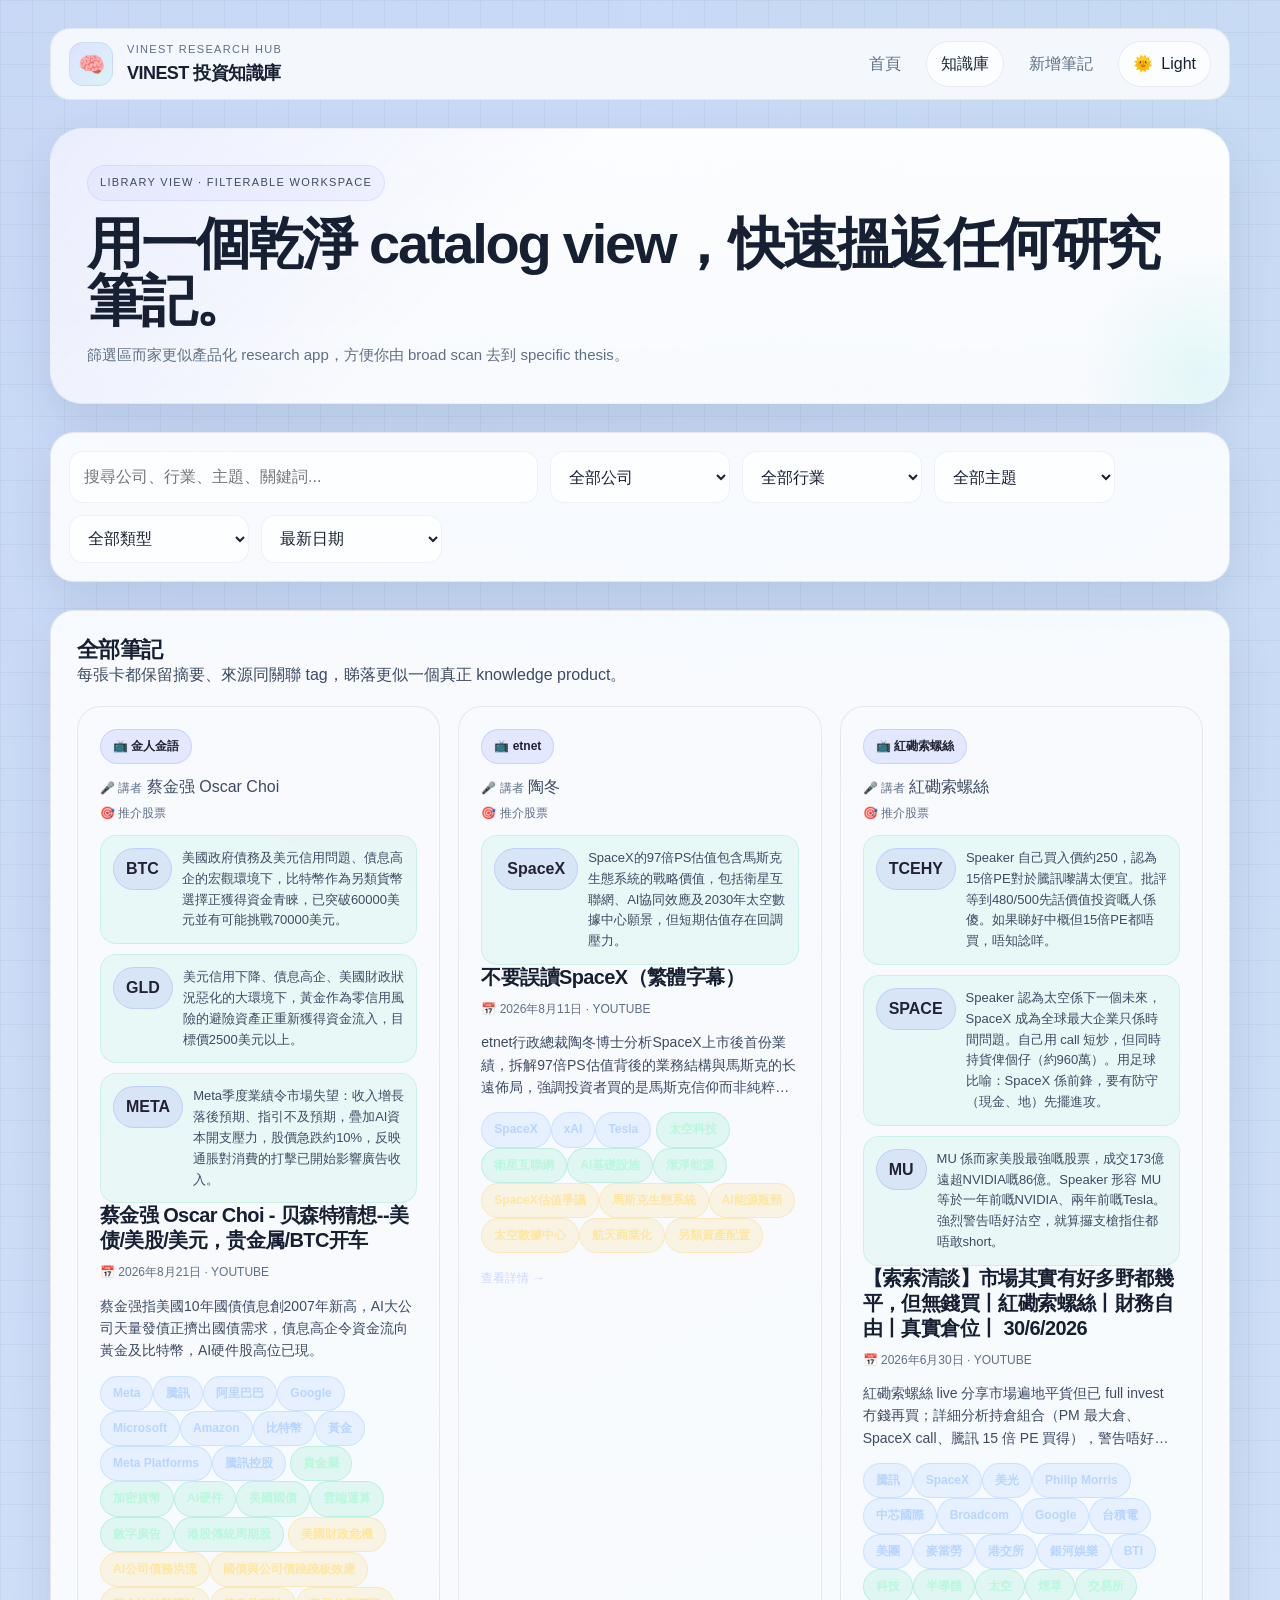
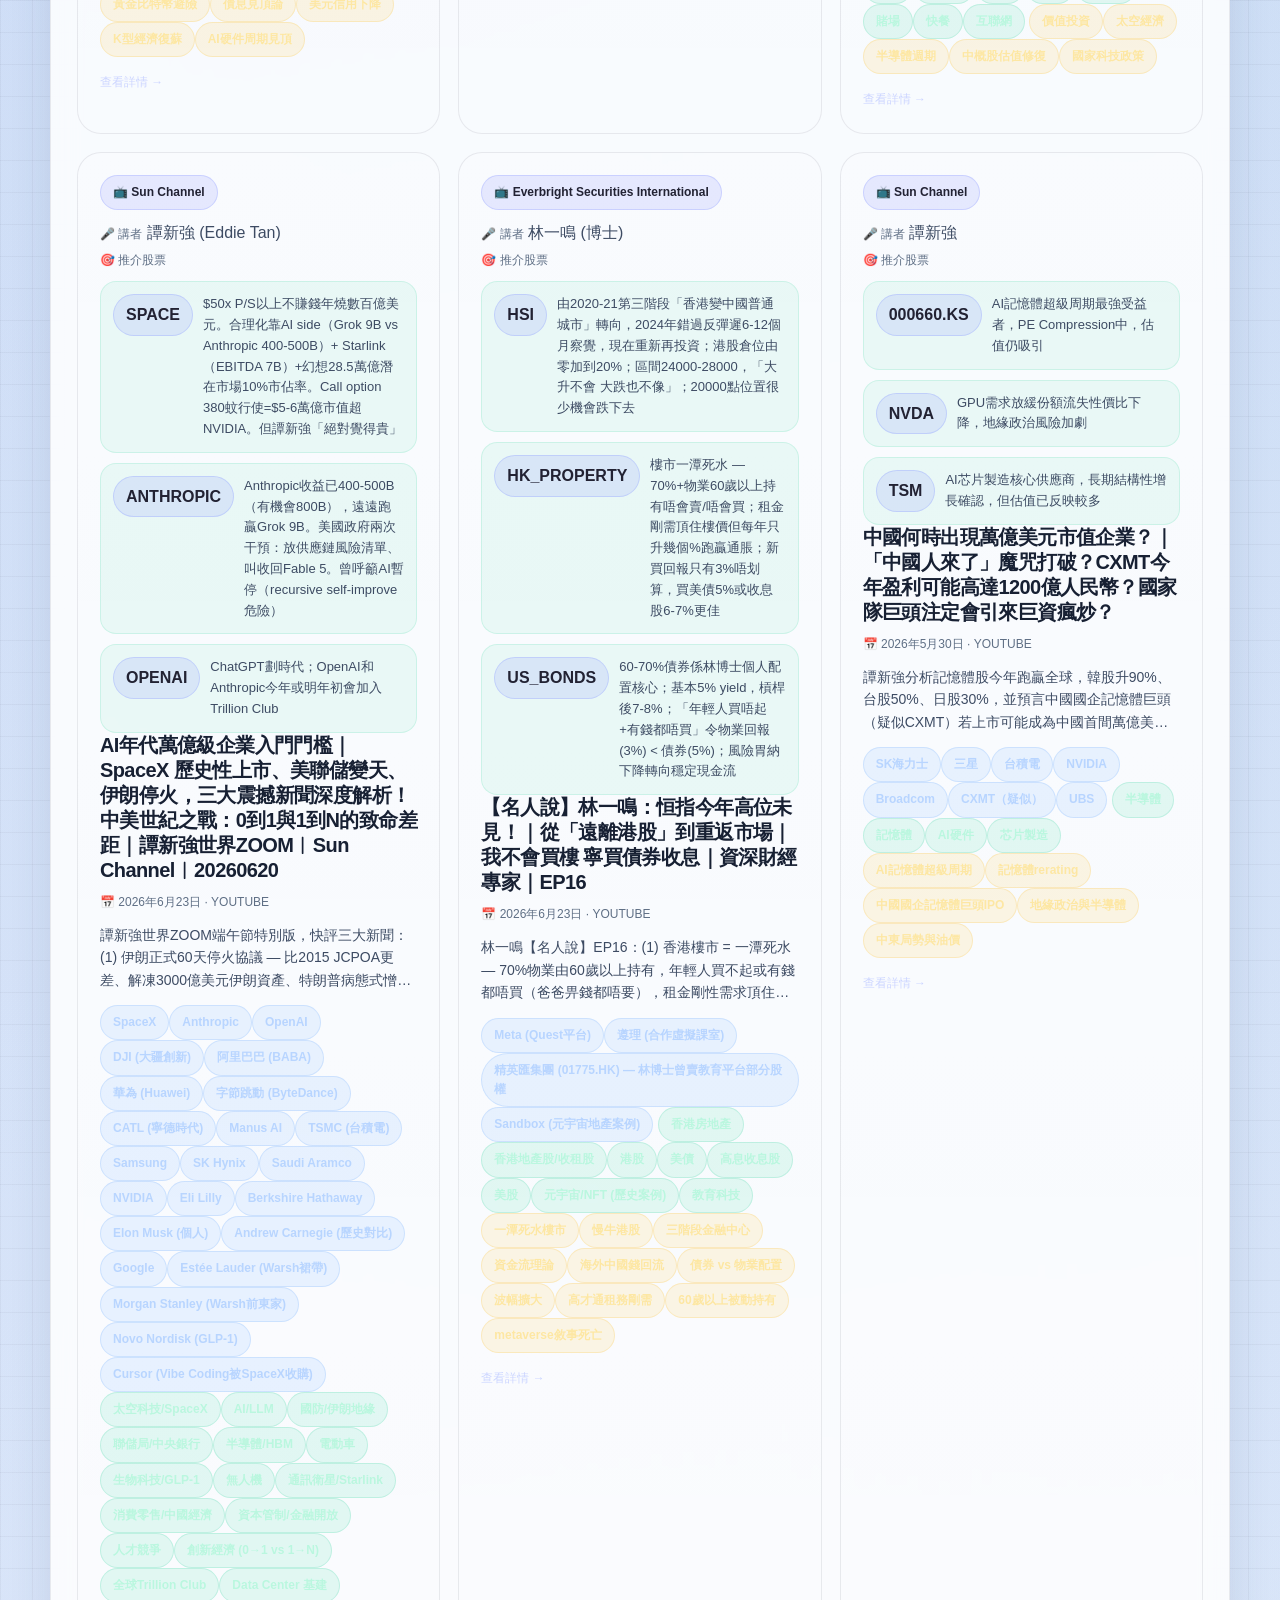
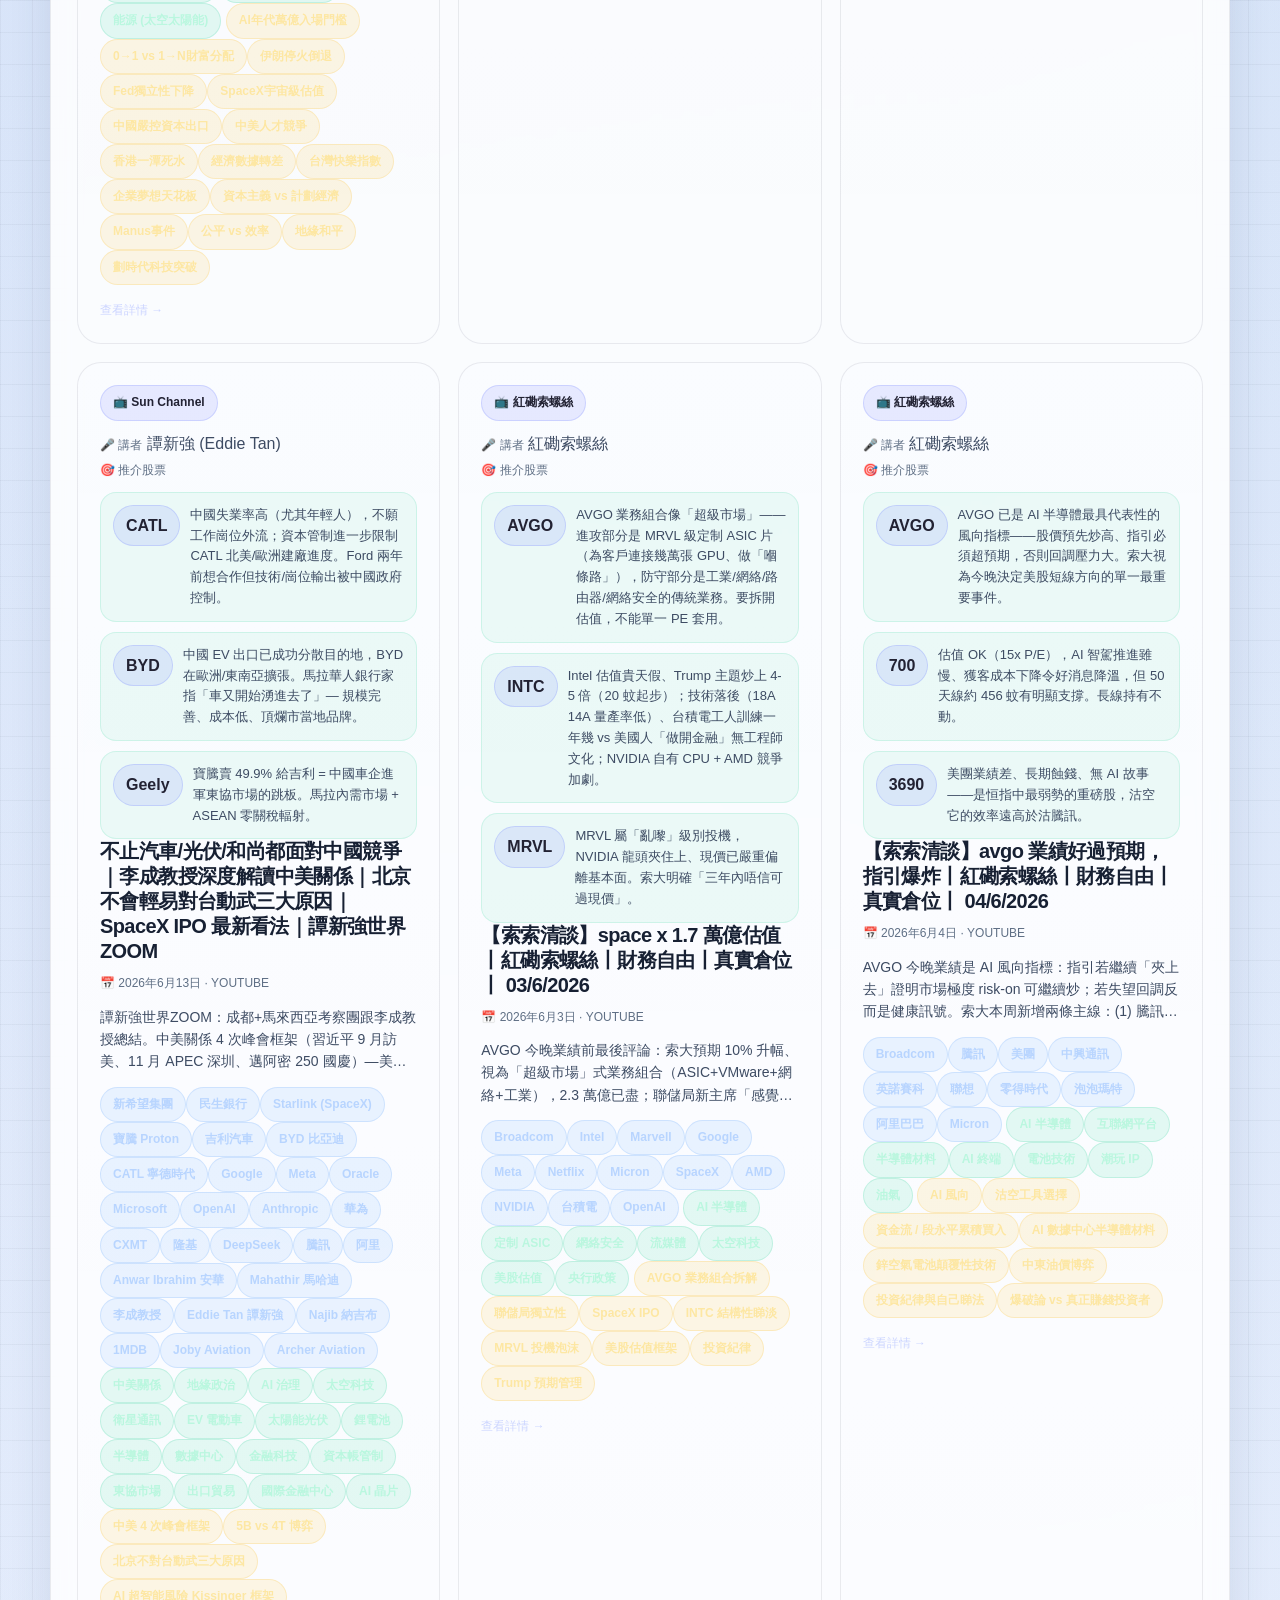
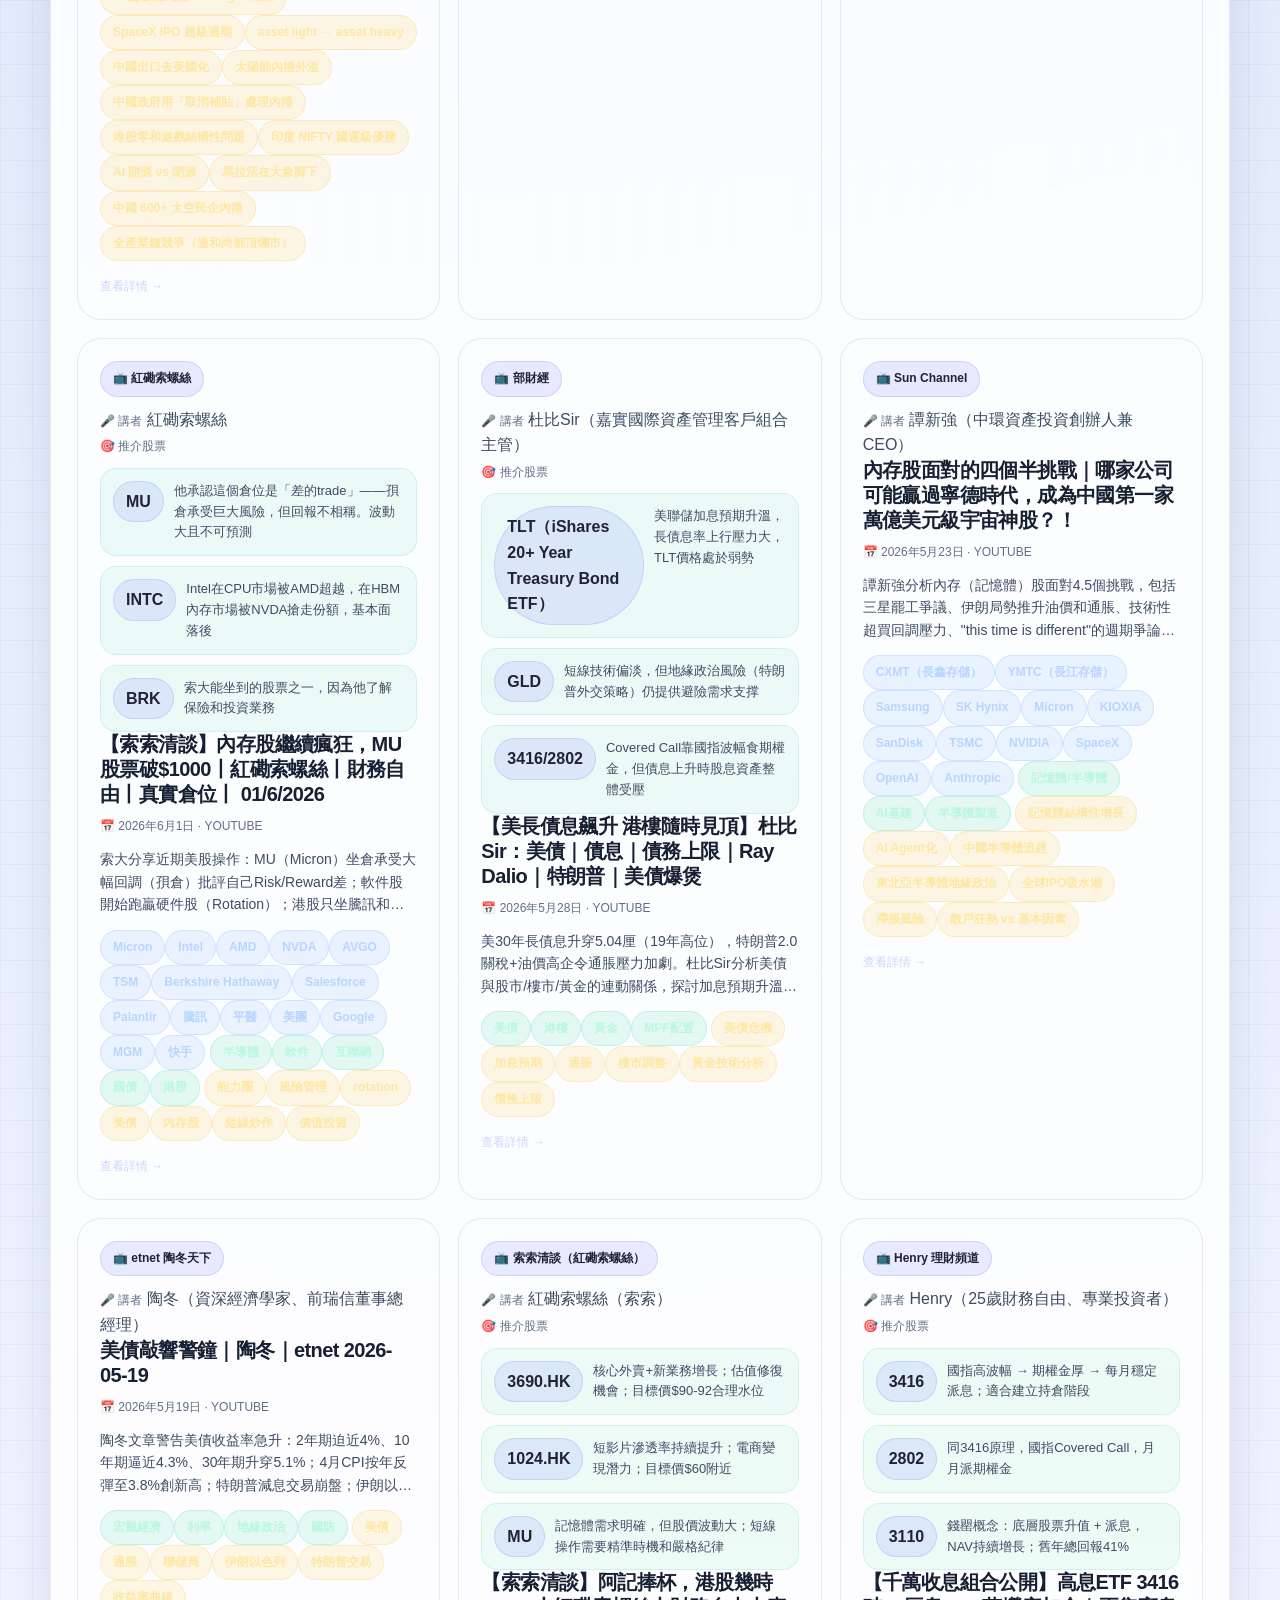
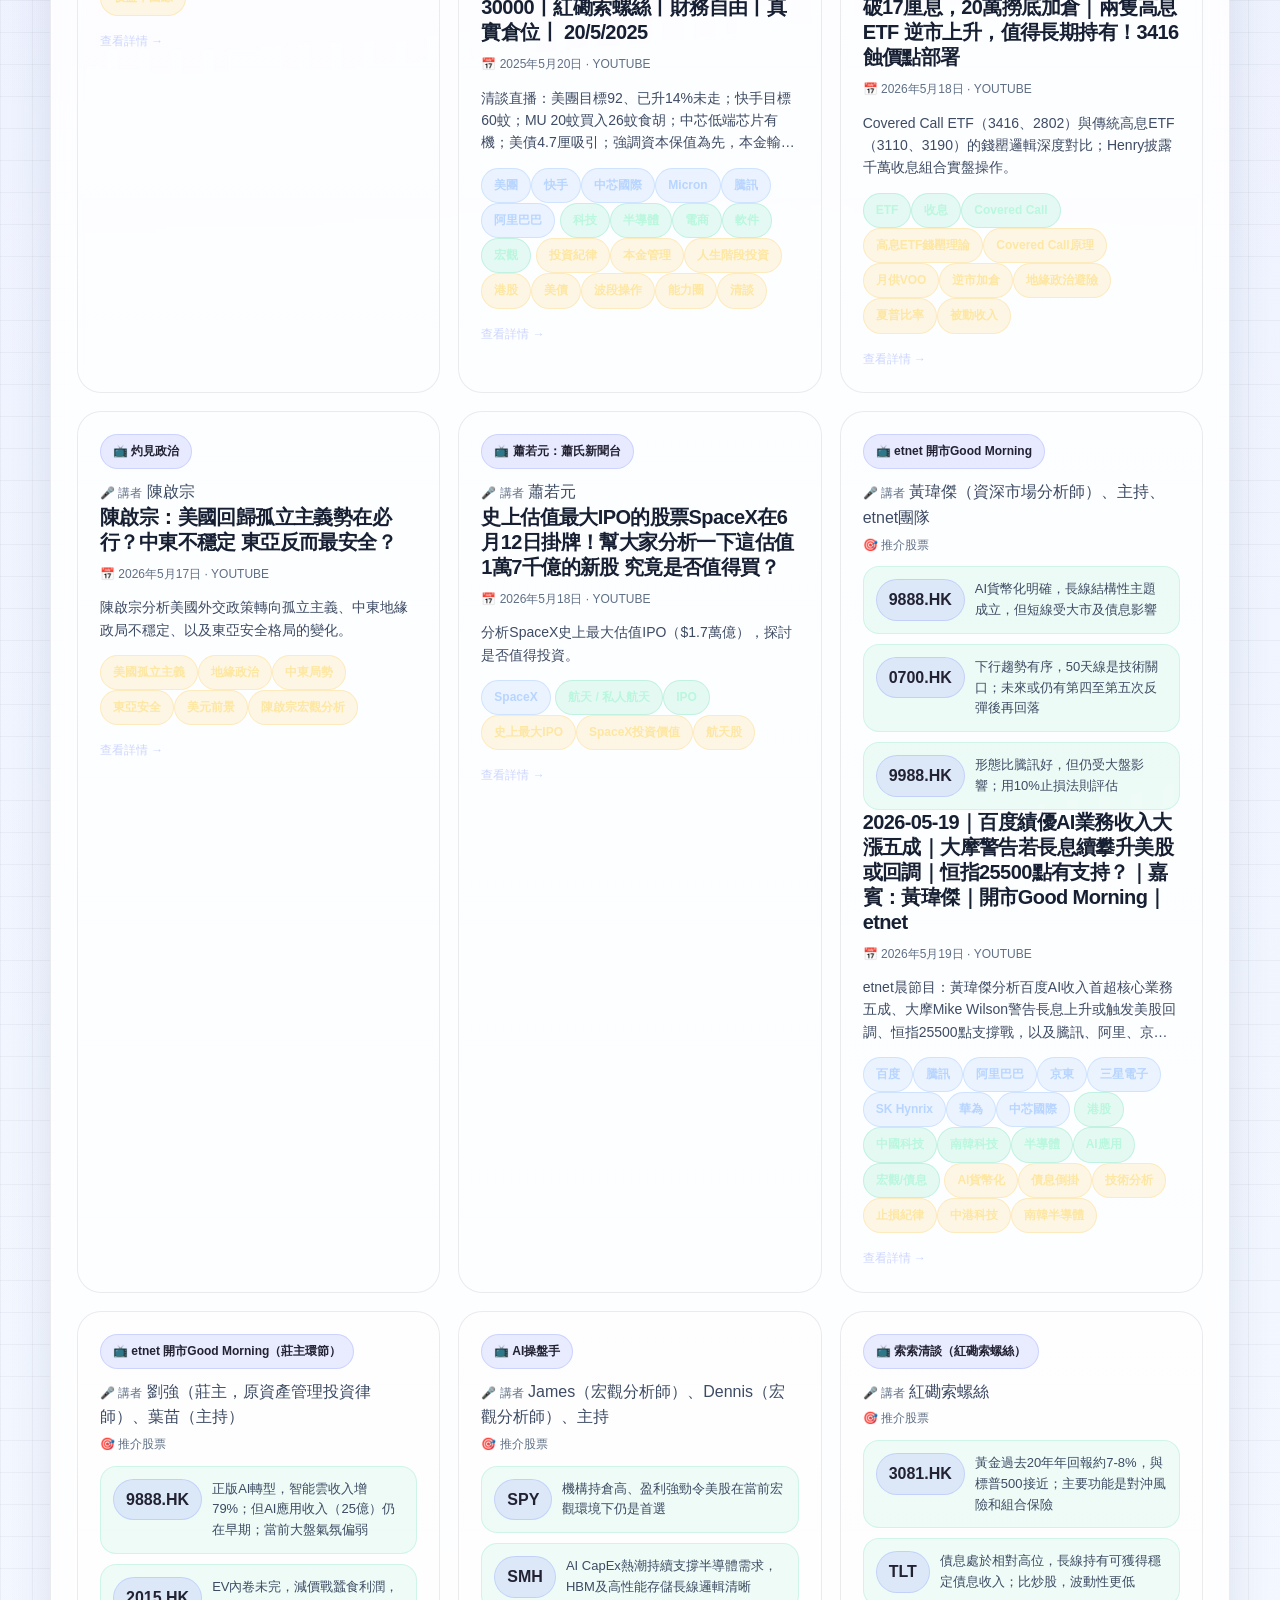
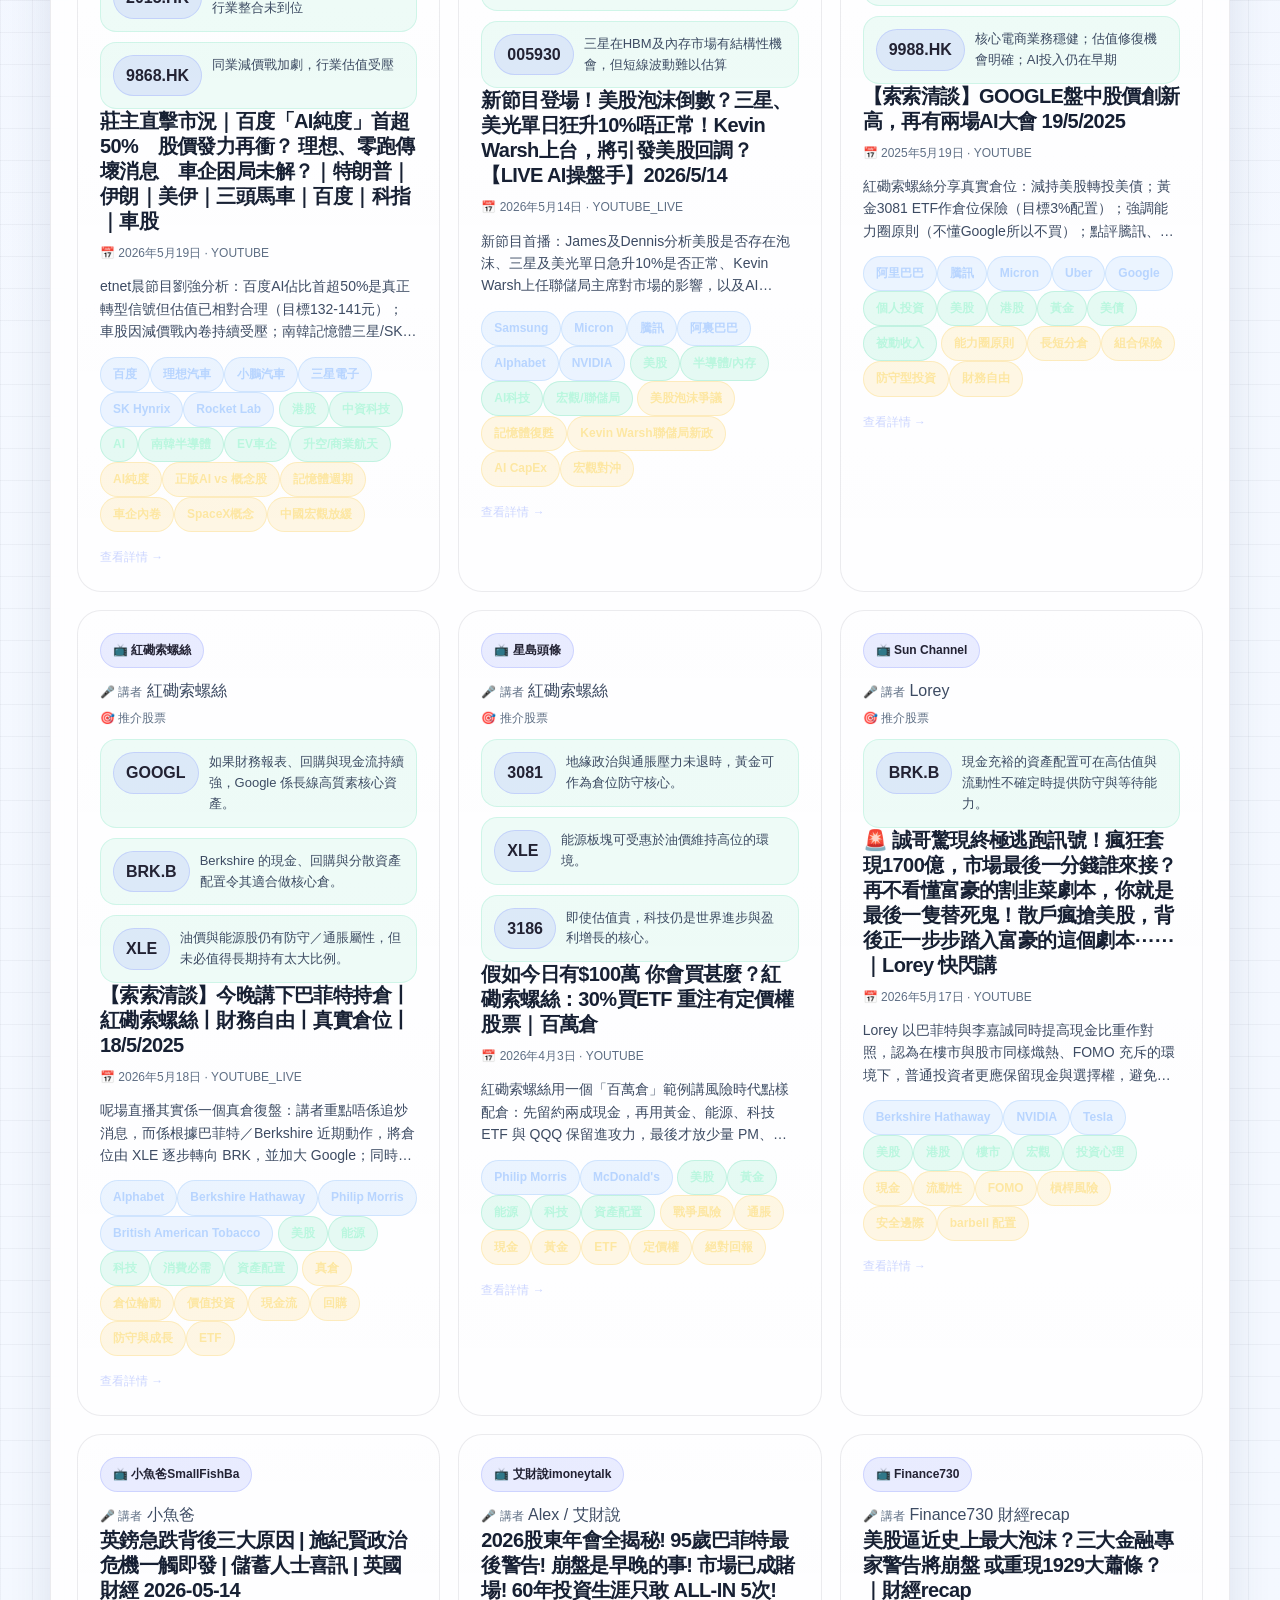
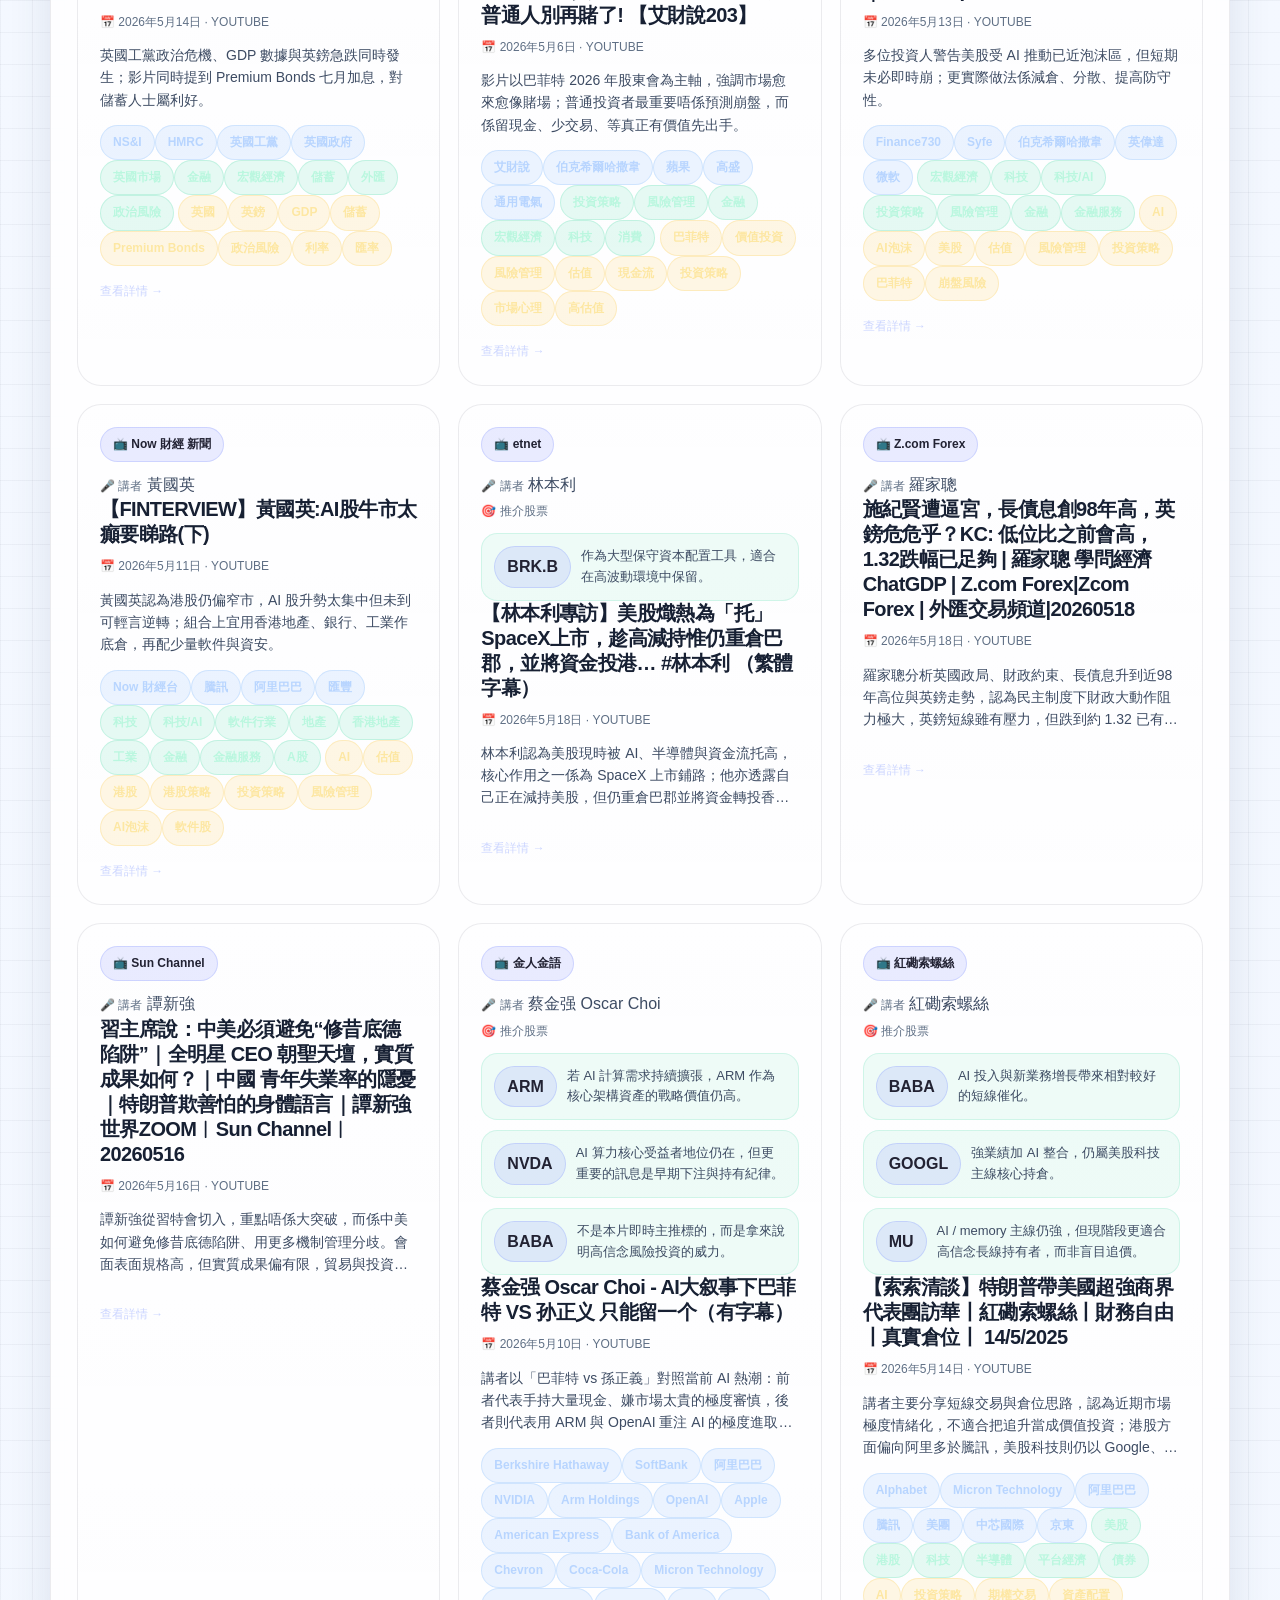
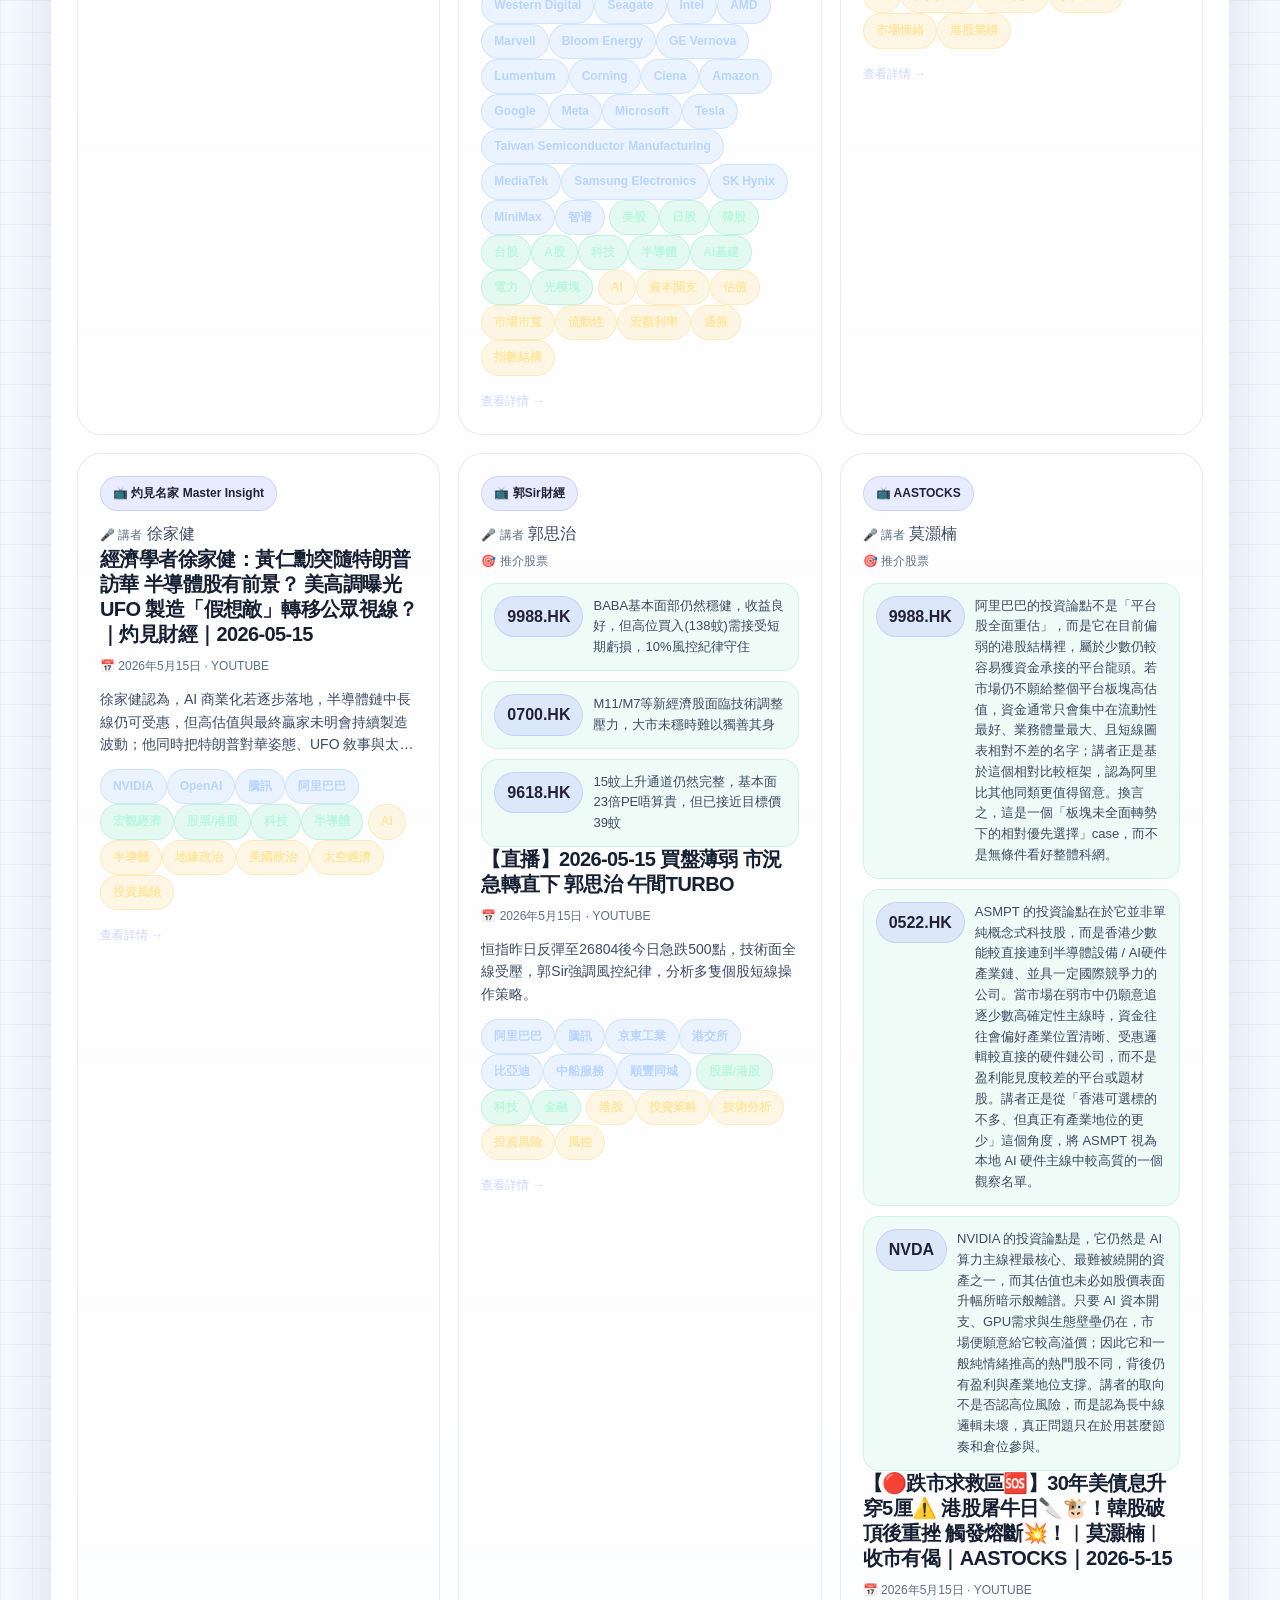
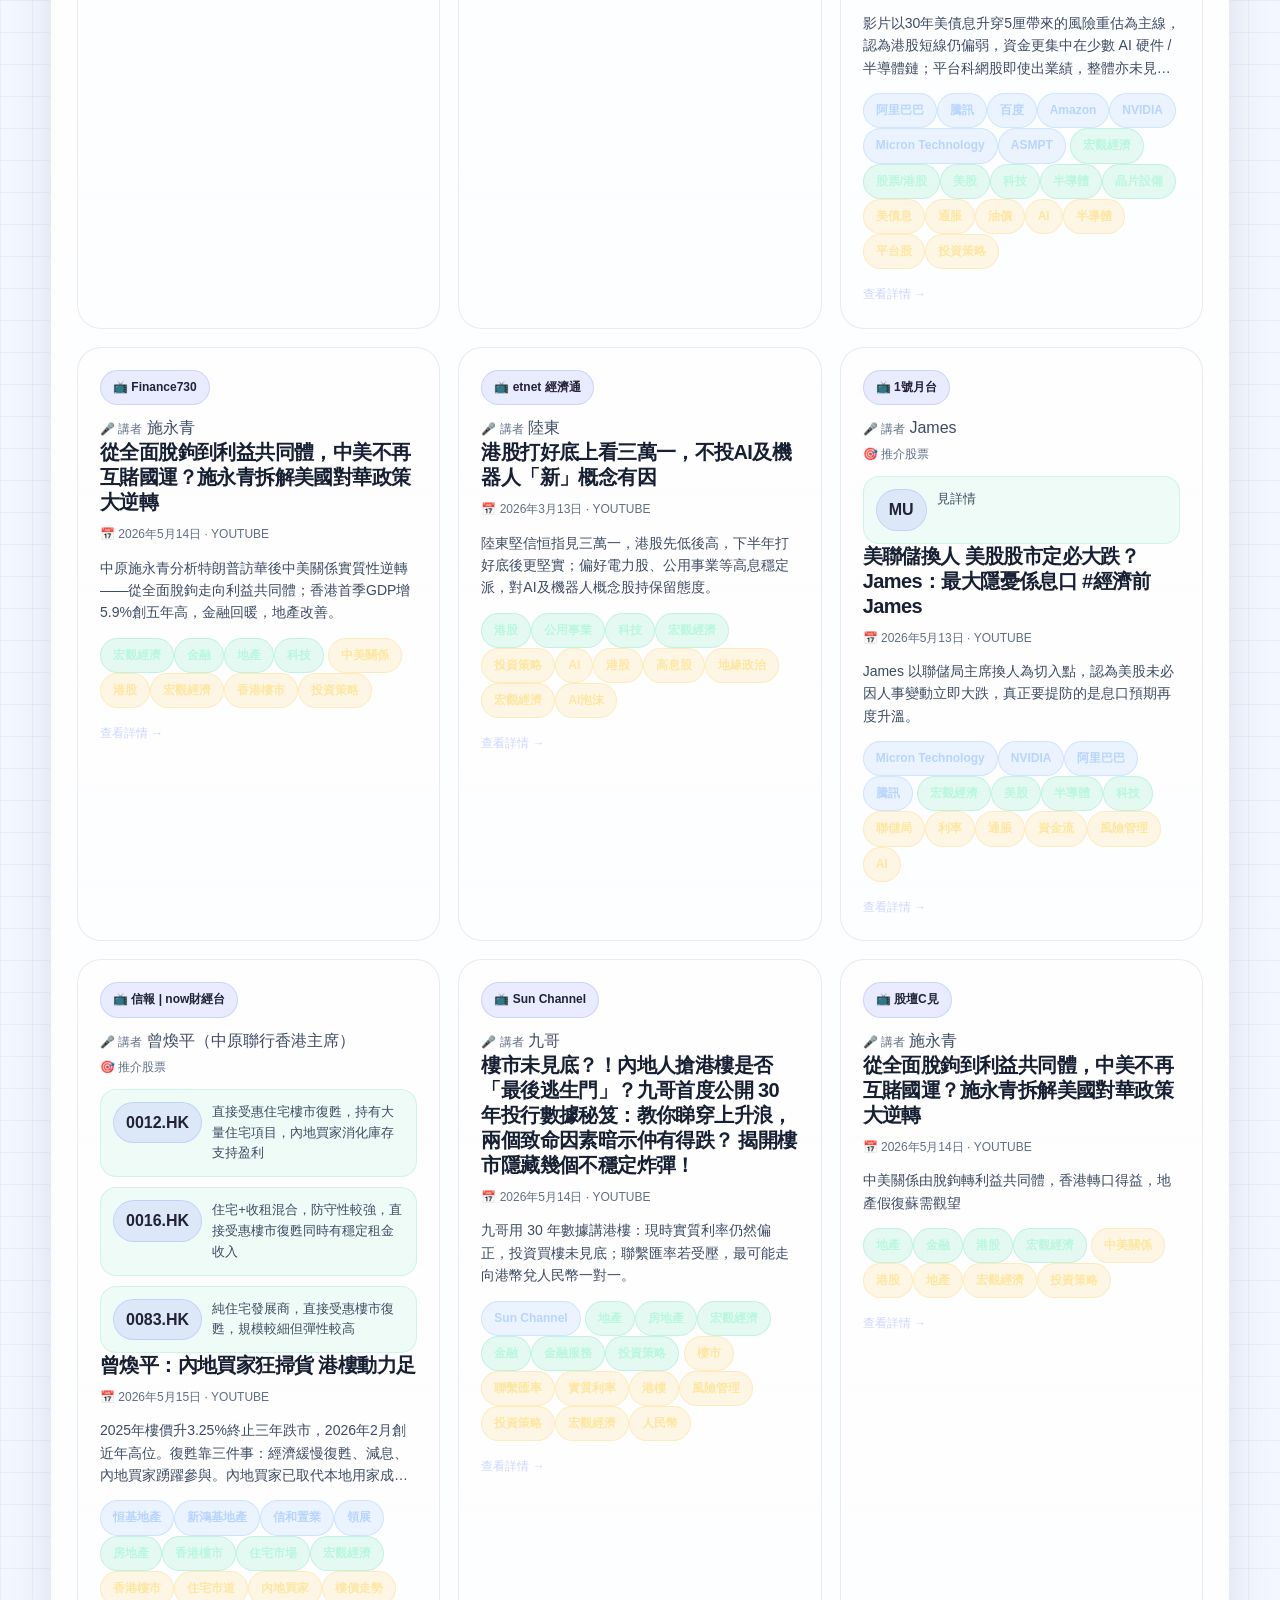
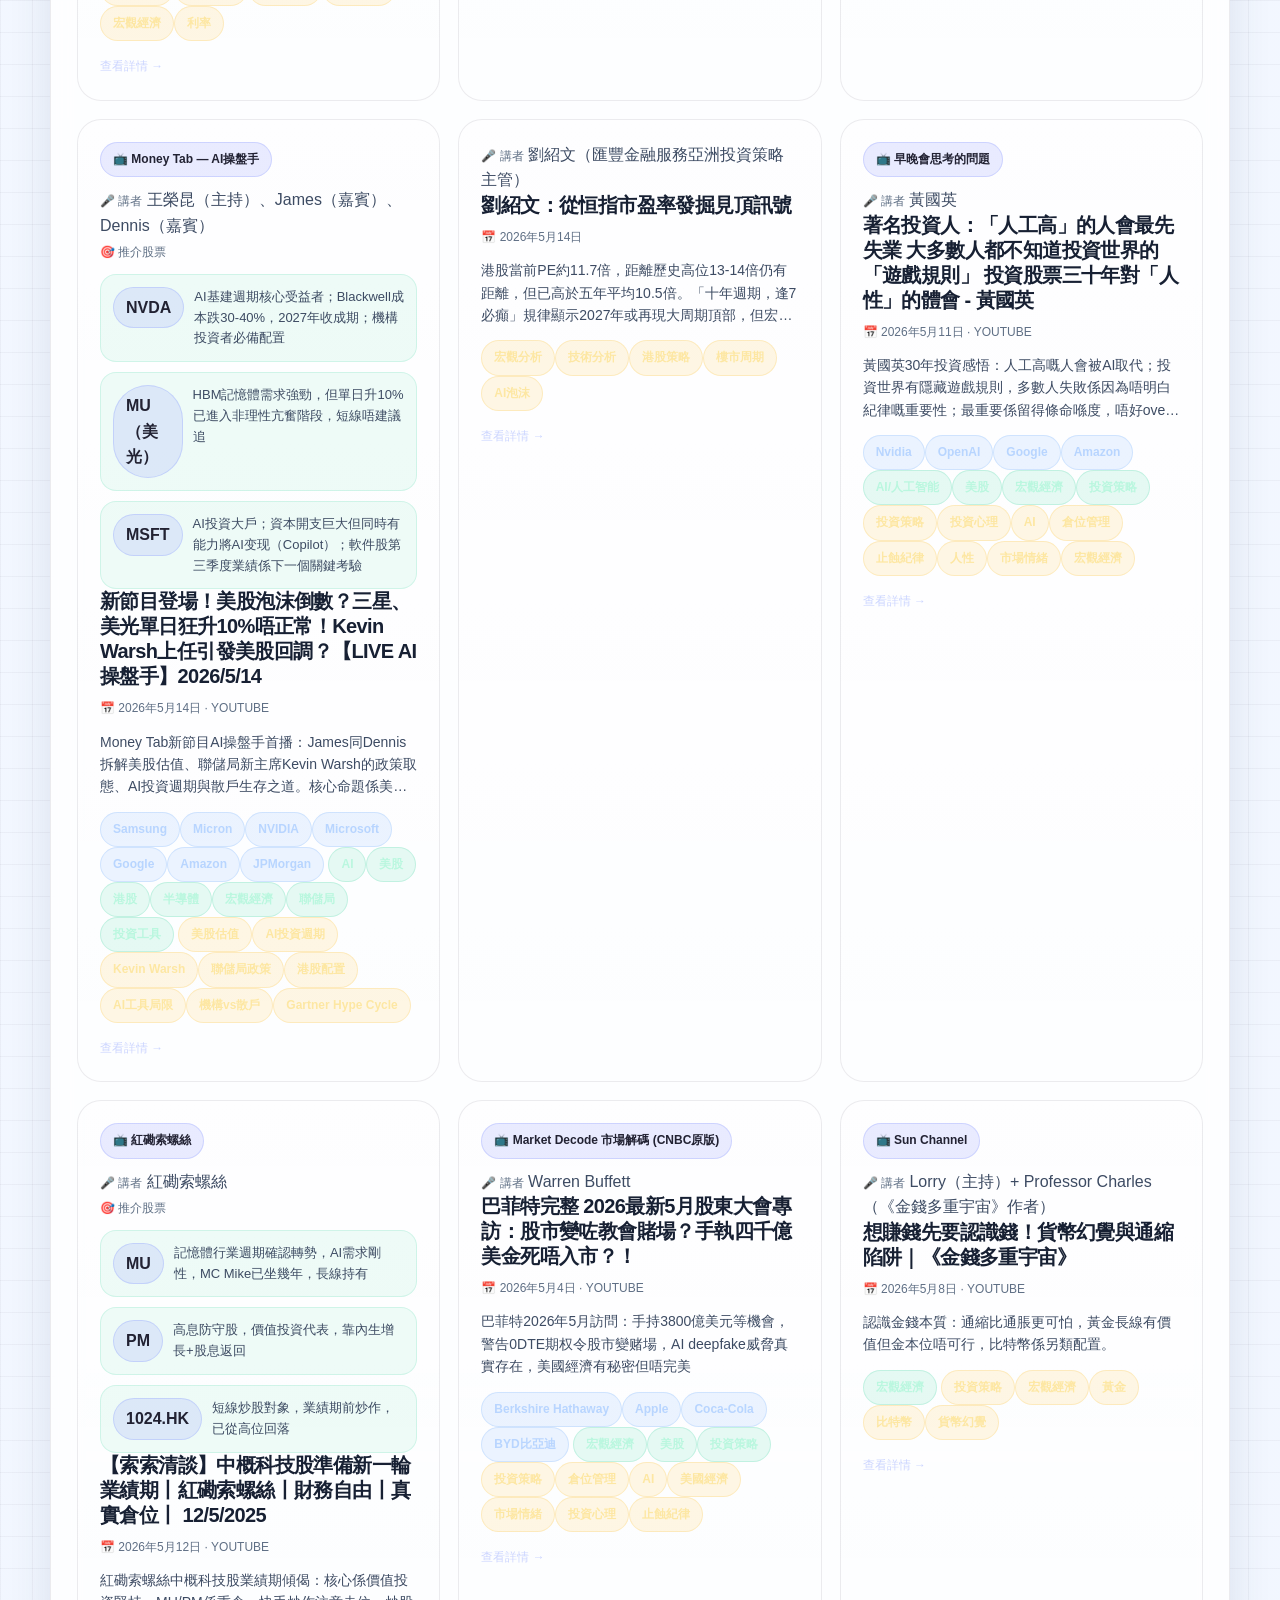
<file: library.html>
<!DOCTYPE html>
<html lang="zh-HK">
<head>
  <meta charset="UTF-8">
  <meta name="viewport" content="width=device-width, initial-scale=1.0">
  <title>知識庫 - VINEST</title>
  <link rel="stylesheet" href="styles.css?v=31">
</head>
<body>
  <div class="container">
    <header class="site-header">
      <a href="index.html" class="brand">
        <span class="brand-mark">🧠</span>
        <span class="brand-text">
          <span>Vinest Research Hub</span>
          <strong>VINEST 投資知識庫</strong>
        </span>
      </a>
      <nav class="site-nav">
        <a href="index.html">首頁</a>
        <a href="library.html" class="active">知識庫</a>
        <a href="#" onclick="openAddModal()">新增筆記</a>
      </nav>
    </header>

    <section class="hero">
      <div class="hero-kicker">Library view · filterable workspace</div>
      <h1>用一個乾淨 catalog view，快速搵返任何研究筆記。</h1>
      <p class="lead">篩選區而家更似產品化 research app，方便你由 broad scan 去到 specific thesis。</p>
    </section>

    <div class="search-panel">
      <div class="search-bar">
      <input type="text" id="searchInput" placeholder="搜尋公司、行業、主題、關鍵詞..." oninput="handleSearch()">
      <select id="companyFilter" onchange="handleSearch()">
        <option value="">全部公司</option>
      </select>
      <select id="sectorFilter" onchange="handleSearch()">
        <option value="">全部行業</option>
      </select>
      <select id="themeFilter" onchange="handleSearch()">
        <option value="">全部主題</option>
      </select>
      <select id="typeFilter" onchange="handleSearch()">
        <option value="">全部類型</option>
        <option value="youtube">YouTube</option>
        <option value="pdf">PDF</option>
        <option value="report">報告</option>
        <option value="note">筆記</option>
      </select>
      <select id="sortFilter" onchange="handleSearch()">
        <option value="date">最新日期</option>
        <option value="updated">最近更新</option>
      </select>
      </div>
    </div>

    <section class="section">
      <div class="section-head">
        <div>
          <h2>全部筆記</h2>
          <p class="section-copy">每張卡都保留摘要、來源同關聯 tag，睇落更似一個真正 knowledge product。</p>
        </div>
      </div>
      <div class="card-grid" id="entriesGrid"></div>
    </section>
  </div>

  <div class="modal-overlay" id="addModal">
    <div class="modal">
      <h2>➕ 新增知識筆記</h2>
      <form id="addForm" onsubmit="handleAdd(event)">
        <div class="form-group">
          <label>標題 *</label>
          <input type="text" name="title" required>
        </div>
        <div class="form-group">
          <label>來源名稱</label>
          <input type="text" name="source_name" placeholder="例如：YouTube 頻道名">
        </div>
        <div class="form-group">
          <label>來源 URL</label>
          <input type="url" name="source_url" placeholder="https://...">
        </div>
        <div class="form-group">
          <label>來源類型</label>
          <select name="source_type">
            <option value="youtube">YouTube</option>
            <option value="note">筆記</option>
            <option value="report">報告</option>
            <option value="pdf">PDF</option>
          </select>
        </div>
        <div class="form-group">
          <label>日期</label>
          <input type="date" name="date" id="dateInput">
        </div>
        <div class="form-group">
          <label>簡短摘要 (140字以內)</label>
          <textarea name="summary_short" rows="2"></textarea>
        </div>
        <div class="form-group">
          <label>詳細摘要</label>
          <textarea name="summary_long" rows="4"></textarea>
        </div>
        <div class="form-group">
          <label>公司 (逗號分隔)</label>
          <input type="text" name="companies" placeholder="Tesla, NVIDIA">
        </div>
        <div class="form-group">
          <label>行業 (逗號分隔)</label>
          <input type="text" name="sectors" placeholder="科技, 半導體">
        </div>
        <div class="form-group">
          <label>主題 (逗號分隔)</label>
          <input type="text" name="themes" placeholder="AI, 估值">
        </div>
        <div class="form-group">
          <label>看好論點 (每行一點)</label>
          <textarea name="bull_points" rows="3"></textarea>
        </div>
        <div class="form-group">
          <label>看淡論點 (每行一點)</label>
          <textarea name="bear_points" rows="3"></textarea>
        </div>
        <div class="form-group">
          <label>催化劑 (每行一點)</label>
          <textarea name="catalysts" rows="2"></textarea>
        </div>
        <div class="form-group">
          <label>風險 (每行一點)</label>
          <textarea name="risks" rows="2"></textarea>
        </div>
        <div class="form-group">
          <label>個人備註</label>
          <textarea name="notes" rows="2"></textarea>
        </div>
        <div class="modal-actions">
          <button type="button" class="btn btn-secondary" onclick="closeAddModal()">取消</button>
          <button type="submit" class="btn">儲存</button>
        </div>
      </form>
    </div>
  </div>

  <script src="app.v22.js?v=31"></script>
  <script>
    document.getElementById('dateInput').value = new Date().toISOString().split('T')[0];

    async function init() {
      const data = await loadData();
      const params = getParams();

      // Populate filters
      const companies = [...new Set(data.entries.flatMap(e => e.companies || []))].sort();
      const sectors = [...new Set(data.entries.flatMap(e => e.sectors || []))].sort();
      const themes = [...new Set(data.entries.flatMap(e => e.themes || []))].sort();

      document.getElementById('companyFilter').innerHTML = '<option value="">全部公司</option>' + 
        companies.map(c => `<option value="${esc(c)}">${esc(c)}</option>`).join('');
      document.getElementById('sectorFilter').innerHTML = '<option value="">全部行業</option>' + 
        sectors.map(s => `<option value="${esc(s)}">${esc(s)}</option>`).join('');
      document.getElementById('themeFilter').innerHTML = '<option value="">全部主題</option>' + 
        themes.map(t => `<option value="${esc(t)}">${esc(t)}</option>`).join('');

      // Set filter values from URL
      if (params.search) document.getElementById('searchInput').value = params.search;
      if (params.company) document.getElementById('companyFilter').value = params.company;
      if (params.sector) document.getElementById('sectorFilter').value = params.sector;
      if (params.theme) document.getElementById('themeFilter').value = params.theme;
      if (params.type) document.getElementById('typeFilter').value = params.type;

      renderEntries();
    }

    async function renderEntries() {
      const data = await loadData(); // cached
      const params = getParams();
      
      let entries = data.entries || [];
      
      // Apply filters
      if (params.search) {
        entries = searchEntries(entries, params.search);
      }
      entries = filterEntries(entries, {
        company: document.getElementById('companyFilter').value,
        sector: document.getElementById('sectorFilter').value,
        theme: document.getElementById('themeFilter').value,
        source: new URLSearchParams(window.location.search).get('type') || ''
      });
      entries = sortEntries(entries, document.getElementById('sortFilter').value);

      const grid = document.getElementById('entriesGrid');
      if (entries.length === 0) {
        grid.innerHTML = '<div class="empty-state">暫無筆記</div>';
      } else {
        grid.innerHTML = entries.map(e => VINEST.entryCardHTML(e)).join('');
      }
    }

    function handleSearch() {
      const q = document.getElementById('searchInput').value;
      const company = document.getElementById('companyFilter').value;
      const sector = document.getElementById('sectorFilter').value;
      const theme = document.getElementById('themeFilter').value;
      const type = document.getElementById('typeFilter').value;
      const sort = document.getElementById('sortFilter').value;
      
      const url = new URL(window.location.href);
      url.searchParams.set('q', q);
      // Always set filters (empty string removes param)
      url.searchParams.set('company', company);
      url.searchParams.set('sector', sector);
      url.searchParams.set('theme', theme);
      url.searchParams.set('type', type);
      url.searchParams.set('sort', sort);
      window.location.href = url.toString();
    }

    function openAddModal() {
      document.getElementById('addModal').classList.add('active');
    }
    function closeAddModal() {
      document.getElementById('addModal').classList.remove('active');
    }

    async function handleAdd(e) {
      e.preventDefault();
      const form = e.target;
      const formData = new FormData(form);
      
      const entry = {
        id: 'ent-' + Date.now(),
        title: formData.get('title'),
        source_name: formData.get('source_name'),
        source_url: formData.get('source_url'),
        source_type: formData.get('source_type'),
        date: formData.get('date'),
        summary_short: formData.get('summary_short'),
        summary_long: formData.get('summary_long'),
        companies: formData.get('companies') ? formData.get('companies').split(',').map(s => s.trim()).filter(Boolean) : [],
        sectors: formData.get('sectors') ? formData.get('sectors').split(',').map(s => s.trim()).filter(Boolean) : [],
        themes: formData.get('themes') ? formData.get('themes').split(',').map(s => s.trim()).filter(Boolean) : [],
        bull_points: formData.get('bull_points') ? formData.get('bull_points').split('\n').map(s => s.trim()).filter(Boolean) : [],
        bear_points: formData.get('bear_points') ? formData.get('bear_points').split('\n').map(s => s.trim()).filter(Boolean) : [],
        catalysts: formData.get('catalysts') ? formData.get('catalysts').split('\n').map(s => s.trim()).filter(Boolean) : [],
        risks: formData.get('risks') ? formData.get('risks').split('\n').map(s => s.trim()).filter(Boolean) : [],
        notes: formData.get('notes'),
        created_at: new Date().toISOString(),
        updated_at: new Date().toISOString()
      };

      const key = 'vinest-kb-entries';
      const existing = JSON.parse(localStorage.getItem(key) || '[]');
      existing.unshift(entry);
      localStorage.setItem(key, JSON.stringify(existing));

      closeAddModal();
      alert('已儲存！');
      window.location.reload();
    }

    init();
  </script>
</body>
</html>
</file>
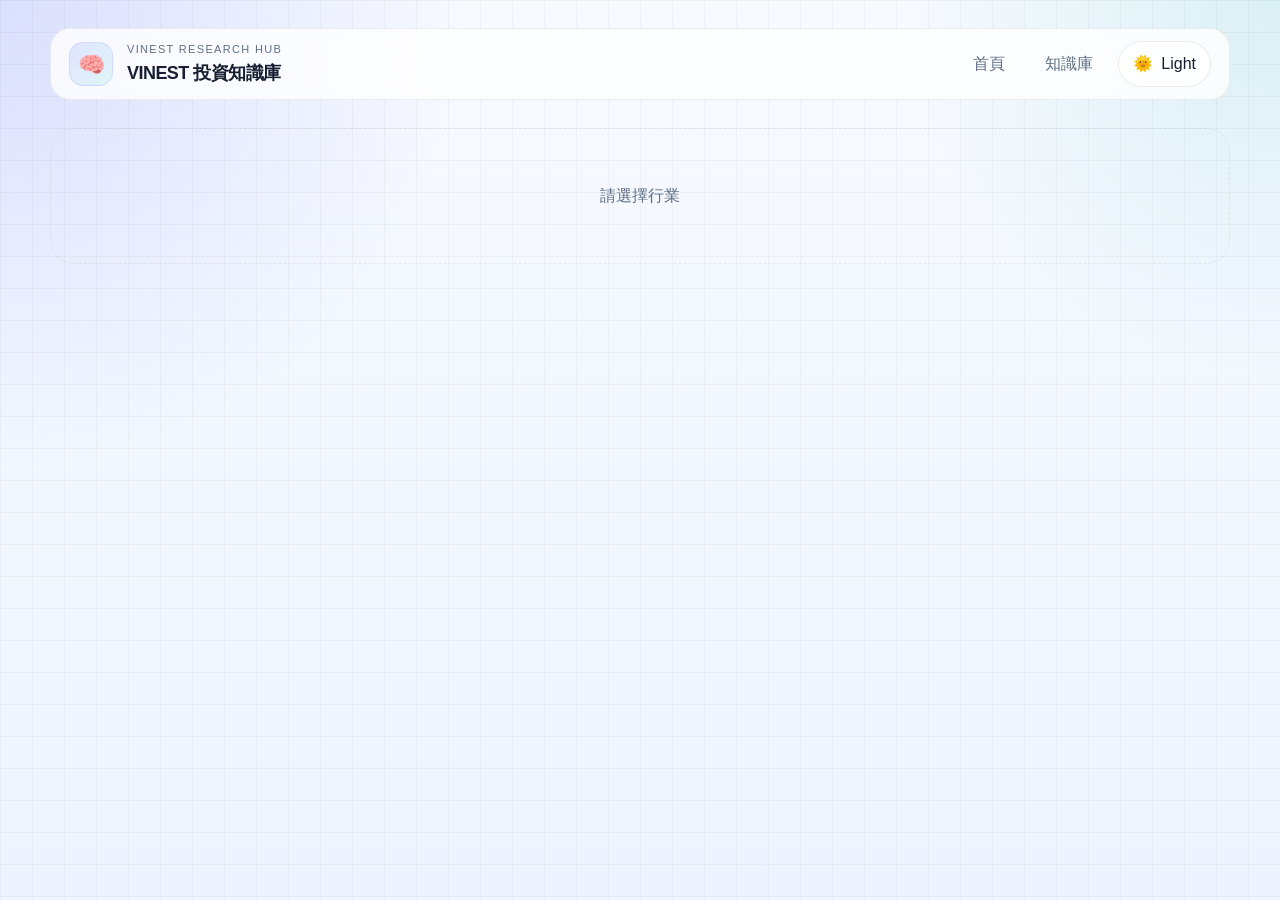
<file: sector.html>
<!DOCTYPE html>
<html lang="zh-HK">
<head>
  <meta charset="UTF-8">
  <meta name="viewport" content="width=device-width, initial-scale=1.0">
  <title>行業詳情 - VINEST</title>
  <link rel="stylesheet" href="styles.css?v=31">
</head>
<body>
  <div class="container">
    <header class="site-header">
      <a href="index.html" class="brand">
        <span class="brand-mark">🧠</span>
        <span class="brand-text">
          <span>Vinest Research Hub</span>
          <strong>VINEST 投資知識庫</strong>
        </span>
      </a>
      <nav class="site-nav">
        <a href="index.html">首頁</a>
        <a href="library.html">知識庫</a>
      </nav>
    </header>
    <div id="content"><div class="empty-state">載入中...</div></div>
  </div>
  <script src="app.v22.js?v=31"></script>
  <script>
    async function init() {
      const data = await loadData();
      const params = getParams();
      const sectorName = params.sector;
      if (!sectorName) { document.getElementById('content').innerHTML = '<div class="empty-state">請選擇行業</div>'; return; }

      const entries = data.entries.filter(e => (e.sectors||[]).some(s => s.toLowerCase() === sectorName.toLowerCase()));
      if (!entries.length) { document.getElementById('content').innerHTML = `<div class="empty-state">暫無關於 ${esc(sectorName)} 既筆記</div>`; return; }

      const allCompanies = [...new Set(entries.flatMap(e => e.companies || []))];
      const allBull = [...new Set(entries.flatMap(e => e.bull_points || []))];
      const allBear = [...new Set(entries.flatMap(e => e.bear_points || []))];
      const allThemes = [...new Set(entries.flatMap(e => e.themes || []))];

      document.getElementById('content').innerHTML = `
        <div class="detail-header">
          <div class="hero-kicker">Sector map</div>
          <h1>📊 ${esc(sectorName)}</h1>
          <div class="meta"><span class="detail-badge primary">📊 ${entries.length} 條相關筆記</span></div>
        </div>
        <div class="detail-section">
          <h3>🏢 相關公司</h3>
          <div class="tags-display">${allCompanies.map(c => `<span class="tag company" onclick="window.location.href='company.html?company=${encodeURIComponent(c)}'">${esc(c)}</span>`).join('')}</div>
        </div>
        <div class="detail-section">
          <h3>🎯 相關主題</h3>
          <div class="tags-display">${allThemes.map(t => `<span class="tag theme" onclick="window.location.href='theme.html?theme=${encodeURIComponent(t)}'">${esc(t)}</span>`).join('')}</div>
        </div>
        <div class="points-grid">
          ${allBull.length ? `<div class="point-card bull"><h4>✅ 看好論點</h4><ul>${allBull.map(p => `<li>${esc(p)}</li>`).join('')}</ul></div>` : ''}
          ${allBear.length ? `<div class="point-card bear"><h4>❌ 看淡論點</h4><ul>${allBear.map(p => `<li>${esc(p)}</li>`).join('')}</ul></div>` : ''}
        </div>
        <div class="related-section">
          <h3>📝 相關筆記</h3>
          <div class="card-grid">${entries.map(e => VINEST.entryCardHTML(e)).join('')}</div>
        </div>
      `;
    }
    init();
  </script>
</body>
</html>
</file>
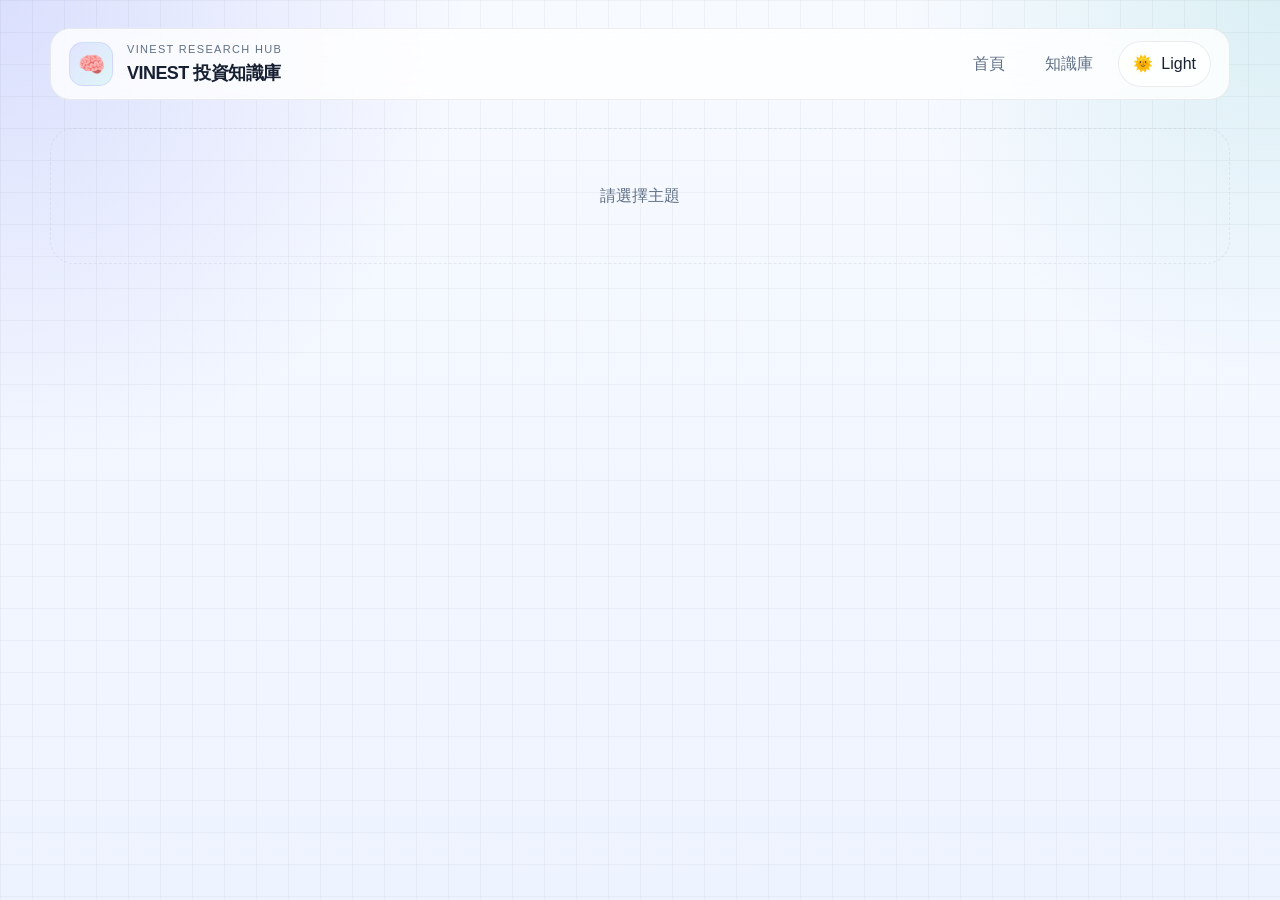
<file: theme.html>
<!DOCTYPE html>
<html lang="zh-HK">
<head>
  <meta charset="UTF-8">
  <meta name="viewport" content="width=device-width, initial-scale=1.0">
  <title>主題詳情 - VINEST</title>
  <link rel="stylesheet" href="styles.css?v=31">
</head>
<body>
  <div class="container">
    <header class="site-header">
      <a href="index.html" class="brand">
        <span class="brand-mark">🧠</span>
        <span class="brand-text">
          <span>Vinest Research Hub</span>
          <strong>VINEST 投資知識庫</strong>
        </span>
      </a>
      <nav class="site-nav">
        <a href="index.html">首頁</a>
        <a href="library.html">知識庫</a>
      </nav>
    </header>
    <div id="content"><div class="empty-state">載入中...</div></div>
  </div>
  <script src="app.v22.js?v=31"></script>
  <script>
    async function init() {
      const data = await loadData();
      const params = getParams();
      const themeName = params.theme;
      if (!themeName) { document.getElementById('content').innerHTML = '<div class="empty-state">請選擇主題</div>'; return; }

      const entries = data.entries.filter(e => (e.themes||[]).some(t => t.toLowerCase() === themeName.toLowerCase()));
      if (!entries.length) { document.getElementById('content').innerHTML = `<div class="empty-state">暫無關於 ${esc(themeName)} 既筆記</div>`; return; }

      const allCompanies = [...new Set(entries.flatMap(e => e.companies || []))];
      const allSectors = [...new Set(entries.flatMap(e => e.sectors || []))];
      const allBull = [...new Set(entries.flatMap(e => e.bull_points || []))];
      const allBear = [...new Set(entries.flatMap(e => e.bear_points || []))];

      document.getElementById('content').innerHTML = `
        <div class="detail-header">
          <div class="hero-kicker">Theme cluster</div>
          <h1>🎯 ${esc(themeName)}</h1>
          <div class="meta"><span class="detail-badge primary">📝 ${entries.length} 條相關筆記</span></div>
        </div>
        <div class="detail-section">
          <h3>🏢 相關公司</h3>
          <div class="tags-display">${allCompanies.map(c => `<span class="tag company" onclick="window.location.href='company.html?company=${encodeURIComponent(c)}'">${esc(c)}</span>`).join('')}</div>
        </div>
        <div class="detail-section">
          <h3>📊 相關行業</h3>
          <div class="tags-display">${allSectors.map(s => `<span class="tag sector" onclick="window.location.href='sector.html?sector=${encodeURIComponent(s)}'">${esc(s)}</span>`).join('')}</div>
        </div>
        <div class="points-grid">
          ${allBull.length ? `<div class="point-card bull"><h4>✅ 看好論點</h4><ul>${allBull.map(p => `<li>${esc(p)}</li>`).join('')}</ul></div>` : ''}
          ${allBear.length ? `<div class="point-card bear"><h4>❌ 看淡論點</h4><ul>${allBear.map(p => `<li>${esc(p)}</li>`).join('')}</ul></div>` : ''}
        </div>
        <div class="related-section">
          <h3>📝 相關筆記</h3>
          <div class="card-grid">${entries.map(e => VINEST.entryCardHTML(e)).join('')}</div>
        </div>
      `;
    }
    init();
  </script>
</body>
</html>
</file>
<file: styles.css>
:root {
  --bg: #07111f;
  --bg-soft: #0c1727;
  --panel: rgba(10, 18, 32, 0.78);
  --panel-strong: #0f1a2b;
  --panel-muted: #152238;
  --border: rgba(148, 163, 184, 0.12);
  --border-strong: rgba(110, 120, 255, 0.32);
  --text: #edf3ff;
  --muted: #8fa2bf;
  --muted-strong: #c5d3e8;
  --accent: #8b94ff;
  --accent-2: #66e0d2;
  --success: #34d399;
  --danger: #fb7185;
  --warning: #fbbf24;
  --shadow: 0 24px 60px rgba(2, 6, 23, 0.38);
  --header-bg: rgba(7, 13, 24, 0.72);
  --header-border: rgba(148, 163, 184, 0.1);
  --button-text: #06101e;
  --hero-overlay-1: rgba(139, 148, 255, 0.12);
  --hero-overlay-2: rgba(255,255,255,0.04);
  --grid-line: rgba(255,255,255,0.025);
  --radius: 24px;
}

:root[data-theme="light"] {
  --bg: #eef4ff;
  --bg-soft: #f7faff;
  --panel: rgba(255, 255, 255, 0.86);
  --panel-strong: #ffffff;
  --panel-muted: #edf2fb;
  --border: rgba(15, 23, 42, 0.08);
  --border-strong: rgba(99, 102, 241, 0.24);
  --text: #172033;
  --muted: #5f6f85;
  --muted-strong: #3d4b63;
  --accent: #5865f2;
  --accent-2: #0ea5a3;
  --success: #059669;
  --danger: #e11d48;
  --warning: #d97706;
  --shadow: 0 18px 44px rgba(43, 64, 103, 0.12);
  --header-bg: rgba(255, 255, 255, 0.8);
  --header-border: rgba(15, 23, 42, 0.07);
  --button-text: #ffffff;
  --hero-overlay-1: rgba(88, 101, 242, 0.1);
  --hero-overlay-2: rgba(255,255,255,0.55);
  --grid-line: rgba(15, 23, 42, 0.04);
}

* {
  box-sizing: border-box;
  margin: 0;
  padding: 0;
}

html {
  scroll-behavior: smooth;
}

body {
  font-family: Inter, -apple-system, BlinkMacSystemFont, "Segoe UI", sans-serif;
  color: var(--text);
  line-height: 1.6;
  min-height: 100vh;
  background:
    linear-gradient(var(--grid-line) 1px, transparent 1px),
    linear-gradient(90deg, var(--grid-line) 1px, transparent 1px),
    radial-gradient(circle at top left, color-mix(in srgb, var(--accent) 18%, transparent), transparent 30%),
    radial-gradient(circle at top right, color-mix(in srgb, var(--accent-2) 12%, transparent), transparent 24%),
    linear-gradient(180deg, var(--bg-soft) 0%, var(--bg) 100%);
  background-size: 32px 32px, 32px 32px, auto, auto, auto;
}

a {
  color: inherit;
}

button,
input,
select,
textarea {
  font: inherit;
}

.container {
  width: min(1180px, calc(100% - 32px));
  margin: 0 auto;
  padding: 28px 0 72px;
}

.site-header {
  display: flex;
  align-items: center;
  justify-content: space-between;
  gap: 16px;
  padding: 12px 18px;
  margin-bottom: 28px;
  position: sticky;
  top: 14px;
  z-index: 20;
  backdrop-filter: blur(16px);
  background: var(--header-bg);
  border: 1px solid var(--header-border);
  border-radius: 20px;
}

.brand {
  display: flex;
  align-items: center;
  gap: 14px;
  text-decoration: none;
}

.brand-mark {
  width: 44px;
  height: 44px;
  border-radius: 14px;
  display: grid;
  place-items: center;
  font-size: 22px;
  background: linear-gradient(135deg, rgba(139, 148, 255, 0.22), rgba(102, 224, 210, 0.18));
  border: 1px solid rgba(139, 148, 255, 0.2);
  box-shadow: inset 0 1px 0 rgba(255,255,255,0.06);
}

.brand-text strong {
  display: block;
  font-size: 18px;
  letter-spacing: -0.03em;
}

.brand-text span {
  display: block;
  color: var(--muted);
  font-size: 11px;
  letter-spacing: 0.12em;
  text-transform: uppercase;
}

.site-nav {
  display: flex;
  align-items: center;
  gap: 10px;
  flex-wrap: wrap;
}

.site-nav a {
  color: var(--muted);
  text-decoration: none;
  padding: 9px 14px;
  border-radius: 999px;
  border: 1px solid transparent;
  transition: 0.2s ease;
}

.site-nav a:hover,
.site-nav a.active {
  color: var(--text);
  border-color: var(--border);
  background: rgba(255,255,255,0.05);
}

.theme-toggle {
  display: inline-flex;
  align-items: center;
  gap: 8px;
  padding: 9px 14px;
  border-radius: 999px;
  border: 1px solid var(--border);
  background: rgba(255,255,255,0.05);
  color: var(--text);
  cursor: pointer;
}

.theme-toggle:hover {
  background: rgba(255,255,255,0.08);
}

.btn,
.hero-btn,
.back {
  display: inline-flex;
  align-items: center;
  justify-content: center;
  gap: 8px;
  min-height: 44px;
  padding: 11px 18px;
  border-radius: 14px;
  border: 1px solid transparent;
  text-decoration: none;
  font-weight: 600;
  transition: transform 0.18s ease, box-shadow 0.18s ease, background 0.18s ease;
  cursor: pointer;
}

.btn,
.hero-btn.primary {
  color: var(--button-text);
  background: linear-gradient(135deg, #c8d1ff, #7c8cff 55%, #4fd1c5);
  box-shadow: 0 14px 30px rgba(79, 129, 255, 0.28);
}

.btn:hover,
.hero-btn:hover,
.back:hover {
  transform: translateY(-1px);
}

.btn-secondary,
.hero-btn.secondary,
.back,
.btn-ghost {
  color: var(--text);
  background: rgba(255,255,255,0.04);
  border-color: var(--border);
  box-shadow: none;
}

.hero {
  position: relative;
  overflow: hidden;
  padding: 36px;
  margin-bottom: 28px;
  border-radius: 32px;
  background:
    linear-gradient(135deg, var(--hero-overlay-1), transparent 38%),
    linear-gradient(180deg, var(--hero-overlay-2), rgba(255,255,255,0.02)),
    color-mix(in srgb, var(--panel-strong) 86%, transparent);
  border: 1px solid rgba(148, 163, 184, 0.12);
  box-shadow: var(--shadow);
}

.hero::before {
  content: "";
  position: absolute;
  inset: 0;
  background:
    linear-gradient(rgba(255,255,255,0.03) 1px, transparent 1px),
    linear-gradient(90deg, rgba(255,255,255,0.03) 1px, transparent 1px);
  background-size: 28px 28px;
  mask-image: linear-gradient(180deg, rgba(0,0,0,0.7), transparent 85%);
  pointer-events: none;
}

.hero::after {
  content: "";
  position: absolute;
  inset: auto -90px -90px auto;
  width: 240px;
  height: 240px;
  border-radius: 999px;
  background: radial-gradient(circle, rgba(102, 224, 210, 0.14), transparent 70%);
  pointer-events: none;
}

.hero-kicker {
  display: inline-flex;
  align-items: center;
  gap: 8px;
  padding: 8px 12px;
  border-radius: 999px;
  border: 1px solid rgba(139, 148, 255, 0.18);
  background: rgba(139, 148, 255, 0.08);
  color: var(--muted-strong);
  font-size: 11px;
  letter-spacing: 0.12em;
  text-transform: uppercase;
}

.hero h1,
.detail-header h1 {
  font-size: clamp(32px, 5vw, 56px);
  line-height: 1.02;
  letter-spacing: -0.04em;
  margin: 14px 0 14px;
}

.hero p,
.hero .meta,
.detail-header .meta,
.lead {
  color: var(--muted);
  font-size: 15px;
  max-width: 760px;
}

.hero-layout {
  display: grid;
  grid-template-columns: minmax(0, 1.35fr) minmax(280px, 0.8fr);
  gap: 22px;
  align-items: stretch;
}

.hero-actions,
.hero-stats,
.meta-chips,
.tags-display,
.metrics-row {
  display: flex;
  flex-wrap: wrap;
  gap: 10px;
}

.hero-stats {
  margin-top: 22px;
}

.hero-panels {
  display: grid;
  gap: 12px;
  align-content: start;
}

.hero-panel {
  padding: 16px 18px;
  border-radius: 20px;
  background: rgba(255,255,255,0.04);
  border: 1px solid rgba(148, 163, 184, 0.1);
}

:root[data-theme="light"] .theme-toggle,
:root[data-theme="light"] .site-nav a:hover,
:root[data-theme="light"] .site-nav a.active,
:root[data-theme="light"] .hero-panel,
:root[data-theme="light"] .hero-stat,
:root[data-theme="light"] .meta-chip,
:root[data-theme="light"] .search-bar input,
:root[data-theme="light"] .search-bar select,
:root[data-theme="light"] .form-group input,
:root[data-theme="light"] .form-group textarea,
:root[data-theme="light"] .form-group select {
  background: rgba(255,255,255,0.72);
}

:root[data-theme="light"] .btn-secondary,
:root[data-theme="light"] .hero-btn.secondary,
:root[data-theme="light"] .back,
:root[data-theme="light"] .btn-ghost {
  background: rgba(255,255,255,0.72);
}

:root[data-theme="light"] .channel-badge,
:root[data-theme="light"] .channel-badge-large span,
:root[data-theme="light"] .stock-tag,
:root[data-theme="light"] .detail-badge.primary {
  color: #223;
}

.hero-panel label {
  display: block;
  color: var(--muted);
  font-size: 11px;
  text-transform: uppercase;
  letter-spacing: 0.12em;
  margin-bottom: 8px;
}

.hero-panel strong {
  display: block;
  font-size: 18px;
  line-height: 1.25;
  margin-bottom: 6px;
}

.hero-panel p {
  font-size: 13px;
  color: var(--muted-strong);
}

.hero-stat,
.meta-chip {
  min-width: 140px;
  padding: 14px 16px;
  border-radius: 18px;
  background: rgba(255,255,255,0.03);
  border: 1px solid rgba(148, 163, 184, 0.1);
}

.hero-stat span,
.meta-chip {
  color: var(--muted);
  font-size: 12px;
}

.hero-stat strong {
  display: block;
  margin-top: 4px;
  font-size: 24px;
  color: var(--text);
}

.search-panel,
.section,
.detail-section,
.point-card,
.modal,
.portfolio-app,
.logic-chain,
.cross-ref,
.core-thesis-item,
.case-item,
.mini-card,
.thesis-box,
.related-section,
.section-card {
  background: var(--panel);
  backdrop-filter: blur(14px);
  border: 1px solid var(--border);
  border-radius: var(--radius);
  box-shadow: var(--shadow);
}

.search-panel,
.section,
.detail-section,
.related-section {
  position: relative;
}

.search-panel::before,
.section::before,
.detail-section::before,
.related-section::before {
  content: "";
  position: absolute;
  inset: 0 0 auto 0;
  height: 1px;
  background: linear-gradient(90deg, transparent, rgba(255,255,255,0.1), transparent);
}

.search-panel {
  padding: 18px;
  margin-bottom: 28px;
}

.search-bar {
  display: grid;
  gap: 12px;
  grid-template-columns: repeat(12, minmax(0, 1fr));
}

.search-bar input,
.search-bar select,
.form-group input,
.form-group textarea,
.form-group select {
  width: 100%;
  background: rgba(255,255,255,0.04);
  color: var(--text);
  border: 1px solid rgba(148, 163, 184, 0.14);
  border-radius: 14px;
  min-height: 48px;
  padding: 12px 14px;
}

.search-bar input {
  grid-column: span 5;
}

.search-bar select {
  grid-column: span 2;
}

.search-bar input:focus,
.search-bar select:focus,
.form-group input:focus,
.form-group textarea:focus,
.form-group select:focus {
  outline: none;
  border-color: var(--border-strong);
  box-shadow: 0 0 0 4px rgba(124, 140, 255, 0.14);
}

.kpi-grid,
.card-grid,
.points-grid,
.stock-grid,
.core-thesis-grid,
.bull-bear-grid {
  display: grid;
  gap: 18px;
}

.kpi-grid {
  grid-template-columns: repeat(4, minmax(0, 1fr));
  margin-bottom: 30px;
}

.card-grid {
  grid-template-columns: repeat(3, minmax(0, 1fr));
}

.points-grid,
.stock-grid,
.core-thesis-grid,
.bull-bear-grid {
  grid-template-columns: repeat(2, minmax(0, 1fr));
}

.kpi-card,
.entry-card-link,
.entity-card {
  display: block;
  height: 100%;
  text-decoration: none;
  background: linear-gradient(180deg, rgba(255,255,255,0.045), rgba(255,255,255,0.02));
  border: 1px solid var(--border);
  border-radius: 24px;
  padding: 22px;
  transition: transform 0.2s ease, border-color 0.2s ease, box-shadow 0.2s ease;
}

.kpi-card:hover,
.entry-card-link:hover,
.entity-card:hover {
  transform: translateY(-4px);
  border-color: rgba(139, 148, 255, 0.28);
  box-shadow: 0 18px 36px rgba(15, 23, 42, 0.34);
}

.kpi-card label {
  color: var(--muted);
  text-transform: uppercase;
  letter-spacing: 0.08em;
  font-size: 12px;
}

.kpi-card strong {
  display: block;
  margin-top: 10px;
  font-size: clamp(30px, 4vw, 40px);
  line-height: 1;
}

.section {
  padding: 26px;
  margin-bottom: 24px;
}

.section-head {
  display: flex;
  align-items: end;
  justify-content: space-between;
  gap: 16px;
  margin-bottom: 18px;
}

.section h2,
.section h3,
.detail-section h3,
.related-section h3 {
  font-size: 22px;
  line-height: 1.15;
  letter-spacing: -0.03em;
}

.section-copy,
.detail-section p,
.entry-card .summary,
.entry-card .entry-extra,
.point-card ul,
.detail-section ul,
.portfolio-value,
.core-thesis-item .val,
.case-item .thesis {
  color: var(--muted-strong);
}

.entry-card-link h3,
.entity-card h3 {
  font-size: 20px;
  line-height: 1.25;
  margin-bottom: 10px;
}

.entry-card .meta,
.entity-card .count,
.view-more,
.entry-extra .label,
.channel-badge,
.portfolio-label,
.core-thesis-item .key,
.case-item .meta {
  color: var(--muted);
  font-size: 12px;
}

.entry-card .summary {
  font-size: 14px;
  margin: 12px 0 14px;
  display: -webkit-box;
  -webkit-line-clamp: 3;
  -webkit-box-orient: vertical;
  overflow: hidden;
}

.entry-channel {
  margin-bottom: 10px;
}

.channel-badge,
.channel-badge-large span,
.pill,
.metric-pill,
.stock-tag,
.tag,
.detail-badge {
  display: inline-flex;
  align-items: center;
  gap: 6px;
  border-radius: 999px;
  border: 1px solid transparent;
  padding: 7px 12px;
  font-weight: 600;
}

.channel-badge,
.channel-badge-large span,
.stock-tag,
.detail-badge.primary {
  color: #e9edff;
  background: rgba(124, 140, 255, 0.16);
  border-color: rgba(124, 140, 255, 0.26);
}

.stock-recommend {
  display: flex;
  align-items: flex-start;
  gap: 10px;
  padding: 12px;
  margin-top: 10px;
  border-radius: 16px;
  background: rgba(52, 211, 153, 0.08);
  border: 1px solid rgba(52, 211, 153, 0.16);
}

.stock-reason {
  color: var(--muted-strong);
  font-size: 13px;
}

.tags,
.tags-display {
  margin-top: 14px;
}

.tag {
  text-decoration: none;
  background: rgba(255,255,255,0.05);
  border-color: rgba(148, 163, 184, 0.12);
  color: var(--muted-strong);
  font-size: 12px;
}

.tag.company { background: rgba(96, 165, 250, 0.12); border-color: rgba(96, 165, 250, 0.2); color: #b8d5ff; }
.tag.sector { background: rgba(52, 211, 153, 0.12); border-color: rgba(52, 211, 153, 0.2); color: #baf7df; }
.tag.theme { background: rgba(251, 191, 36, 0.12); border-color: rgba(251, 191, 36, 0.2); color: #fde7a3; }

.view-more {
  display: inline-flex;
  margin-top: 16px;
  color: #ccd5ff;
}

.entity-card .count {
  margin-top: 8px;
  font-size: 13px;
}

.detail-header,
.related-section,
.detail-section {
  padding: 24px;
  margin-bottom: 20px;
}

.detail-header {
  background: linear-gradient(135deg, rgba(124, 140, 255, 0.14), transparent 40%), rgba(8, 17, 31, 0.88);
  border: 1px solid rgba(124, 140, 255, 0.18);
  border-radius: 28px;
  box-shadow: var(--shadow);
}

.detail-header .meta {
  display: flex;
  flex-wrap: wrap;
  gap: 12px;
  margin-top: 14px;
}

.point-card h4,
.detail-section h3 {
  margin-bottom: 14px;
}

.point-card ul,
.detail-section ul,
.catalyst-list,
.risk-list {
  padding-left: 20px;
}

.point-card li,
.detail-section li,
.catalyst-list li,
.risk-list li {
  margin: 8px 0;
}

.point-card.bull { border-color: rgba(52, 211, 153, 0.24); }
.point-card.bear,
.point-card.risk { border-color: rgba(251, 113, 133, 0.24); }
.point-card.catalyst { border-color: rgba(251, 191, 36, 0.24); }
.point-card.bull h4,
.positive-cat { color: var(--success); }
.point-card.bear h4,
.point-card.risk h4,
.negative-cat { color: var(--danger); }
.point-card.catalyst h4 { color: var(--warning); }

.empty-state {
  padding: 54px 24px;
  text-align: center;
  border-radius: 24px;
  border: 1px dashed rgba(148, 163, 184, 0.18);
  color: var(--muted);
  background: rgba(255,255,255,0.03);
}

.modal-overlay {
  position: fixed;
  inset: 0;
  display: none;
  align-items: center;
  justify-content: center;
  padding: 24px;
  background: rgba(3, 8, 20, 0.72);
  backdrop-filter: blur(8px);
  z-index: 1000;
}

.modal-overlay.active {
  display: flex;
}

.modal {
  width: min(820px, 100%);
  max-height: 90vh;
  overflow: auto;
  padding: 28px;
}

.form-group {
  margin-bottom: 16px;
}

.form-group label {
  display: block;
  margin-bottom: 8px;
  color: var(--muted-strong);
  font-size: 13px;
}

.form-group textarea {
  min-height: 110px;
  resize: vertical;
}

.modal-actions {
  display: flex;
  justify-content: flex-end;
  gap: 12px;
  margin-top: 20px;
}

.back {
  margin-bottom: 18px;
}

.loading {
  text-align: center;
  color: var(--muted);
  padding: 40px 0;
}

.portfolio-row {
  display: flex;
  gap: 18px;
  padding: 12px 0;
  border-bottom: 1px solid rgba(148, 163, 184, 0.12);
}

.portfolio-row:last-child {
  border-bottom: 0;
}

.portfolio-label {
  min-width: 150px;
}

.thesis-box,
.logic-chain,
.cross-ref,
.core-thesis-item,
.case-item,
.mini-card {
  padding: 16px;
  box-shadow: none;
  border-radius: 20px;
}

.core-thesis-item .key,
.case-item .meta {
  text-transform: uppercase;
  letter-spacing: 0.08em;
}

.quote-box {
  margin: 10px 0;
  padding: 14px 16px;
  border-left: 3px solid var(--warning);
  border-radius: 16px;
  background: rgba(251, 191, 36, 0.08);
  color: #f8dd8a;
  line-height: 1.7;
}

@media (max-width: 980px) {
  .kpi-grid,
  .card-grid {
    grid-template-columns: repeat(2, minmax(0, 1fr));
  }

  .search-bar input {
    grid-column: span 12;
  }

  .search-bar select {
    grid-column: span 4;
  }
}

@media (max-width: 760px) {
  .container {
    width: min(100% - 24px, 1180px);
    padding-top: 20px;
  }

  .site-header {
    flex-direction: column;
    align-items: flex-start;
  }

  .site-nav {
    width: 100%;
  }

  .hero,
  .section,
  .detail-header,
  .detail-section,
  .related-section,
  .modal {
    padding: 22px;
    border-radius: 24px;
  }

  .hero-layout {
    grid-template-columns: 1fr;
  }

  .kpi-grid,
  .card-grid,
  .points-grid,
  .stock-grid,
  .core-thesis-grid,
  .bull-bear-grid {
    grid-template-columns: 1fr;
  }

  .search-bar select {
    grid-column: span 6;
  }

  .portfolio-row {
    flex-direction: column;
    gap: 6px;
  }

  .portfolio-label {
    min-width: 0;
  }
}

@media (max-width: 520px) {
  .search-bar select,
  .search-bar input {
    grid-column: span 12;
  }

  .brand-text strong {
    font-size: 18px;
  }

  .hero h1,
  .detail-header h1 {
    font-size: 30px;
  }
}
</file>
